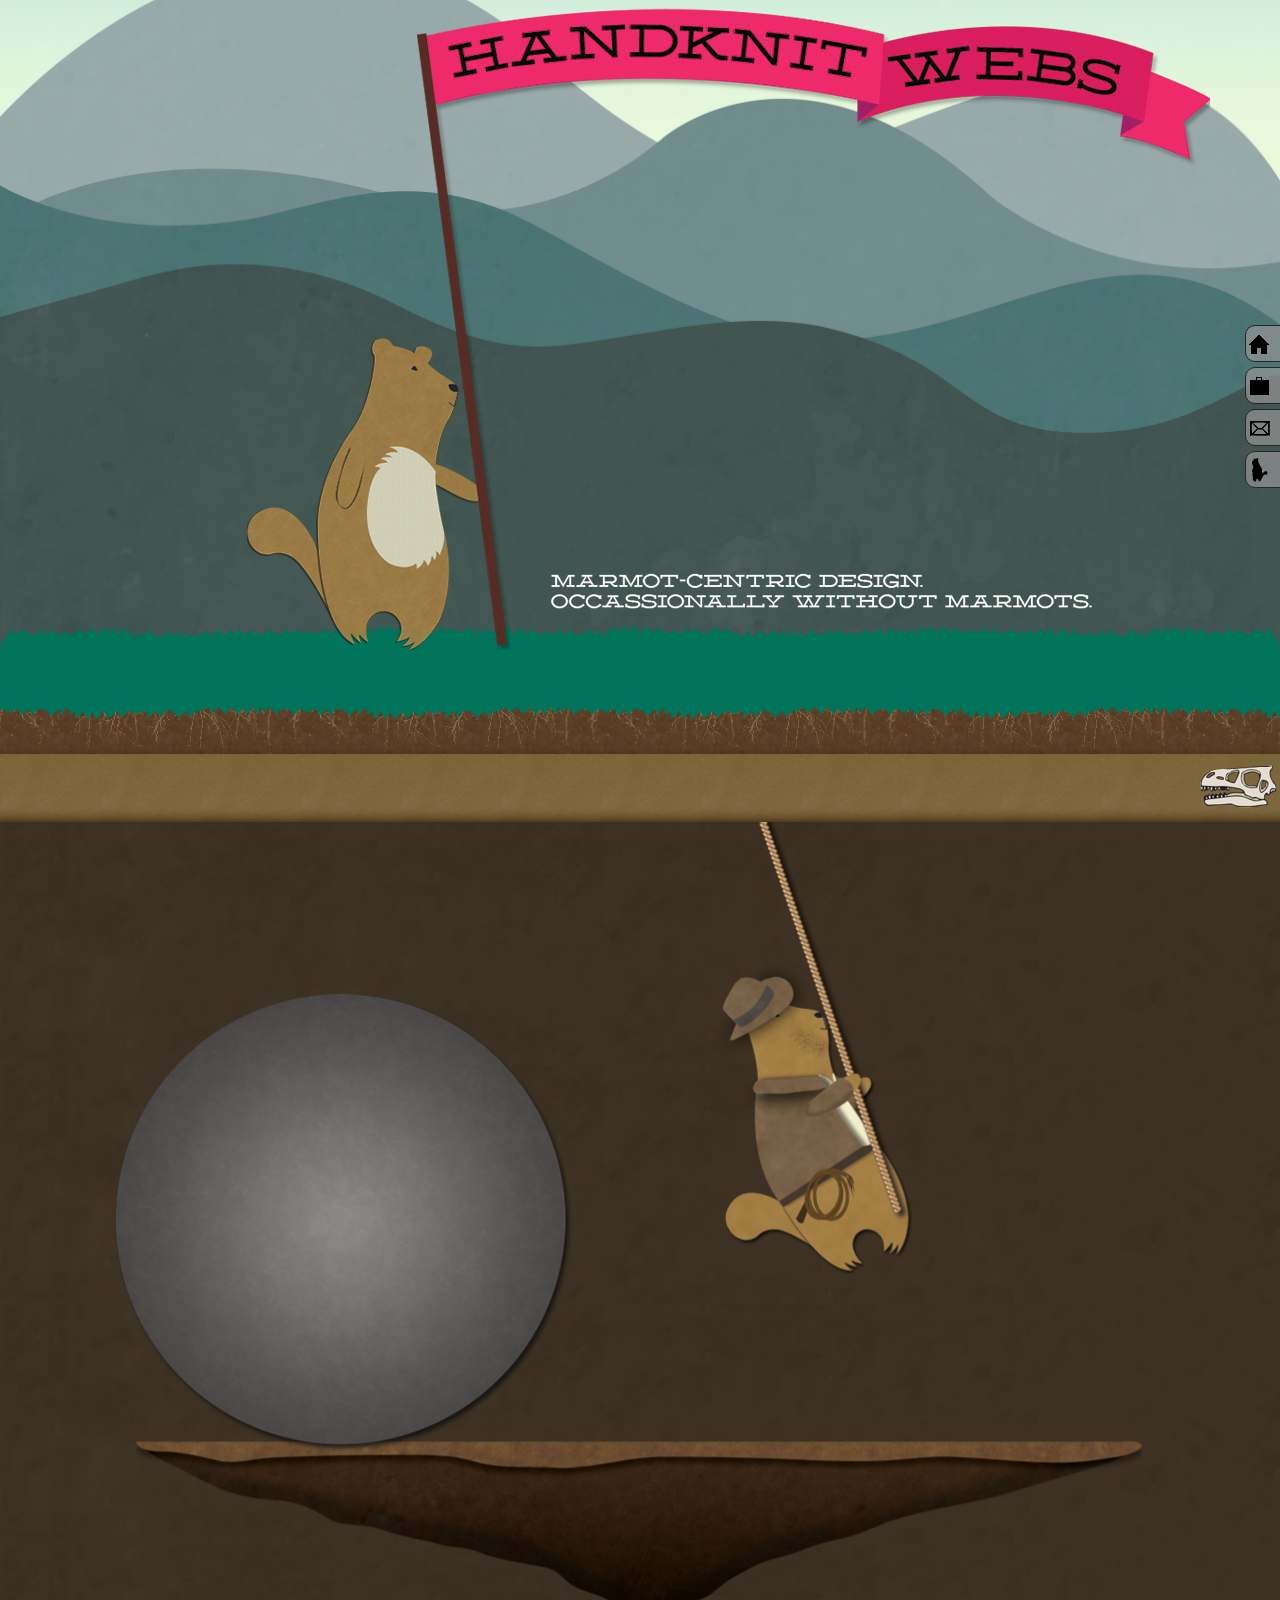
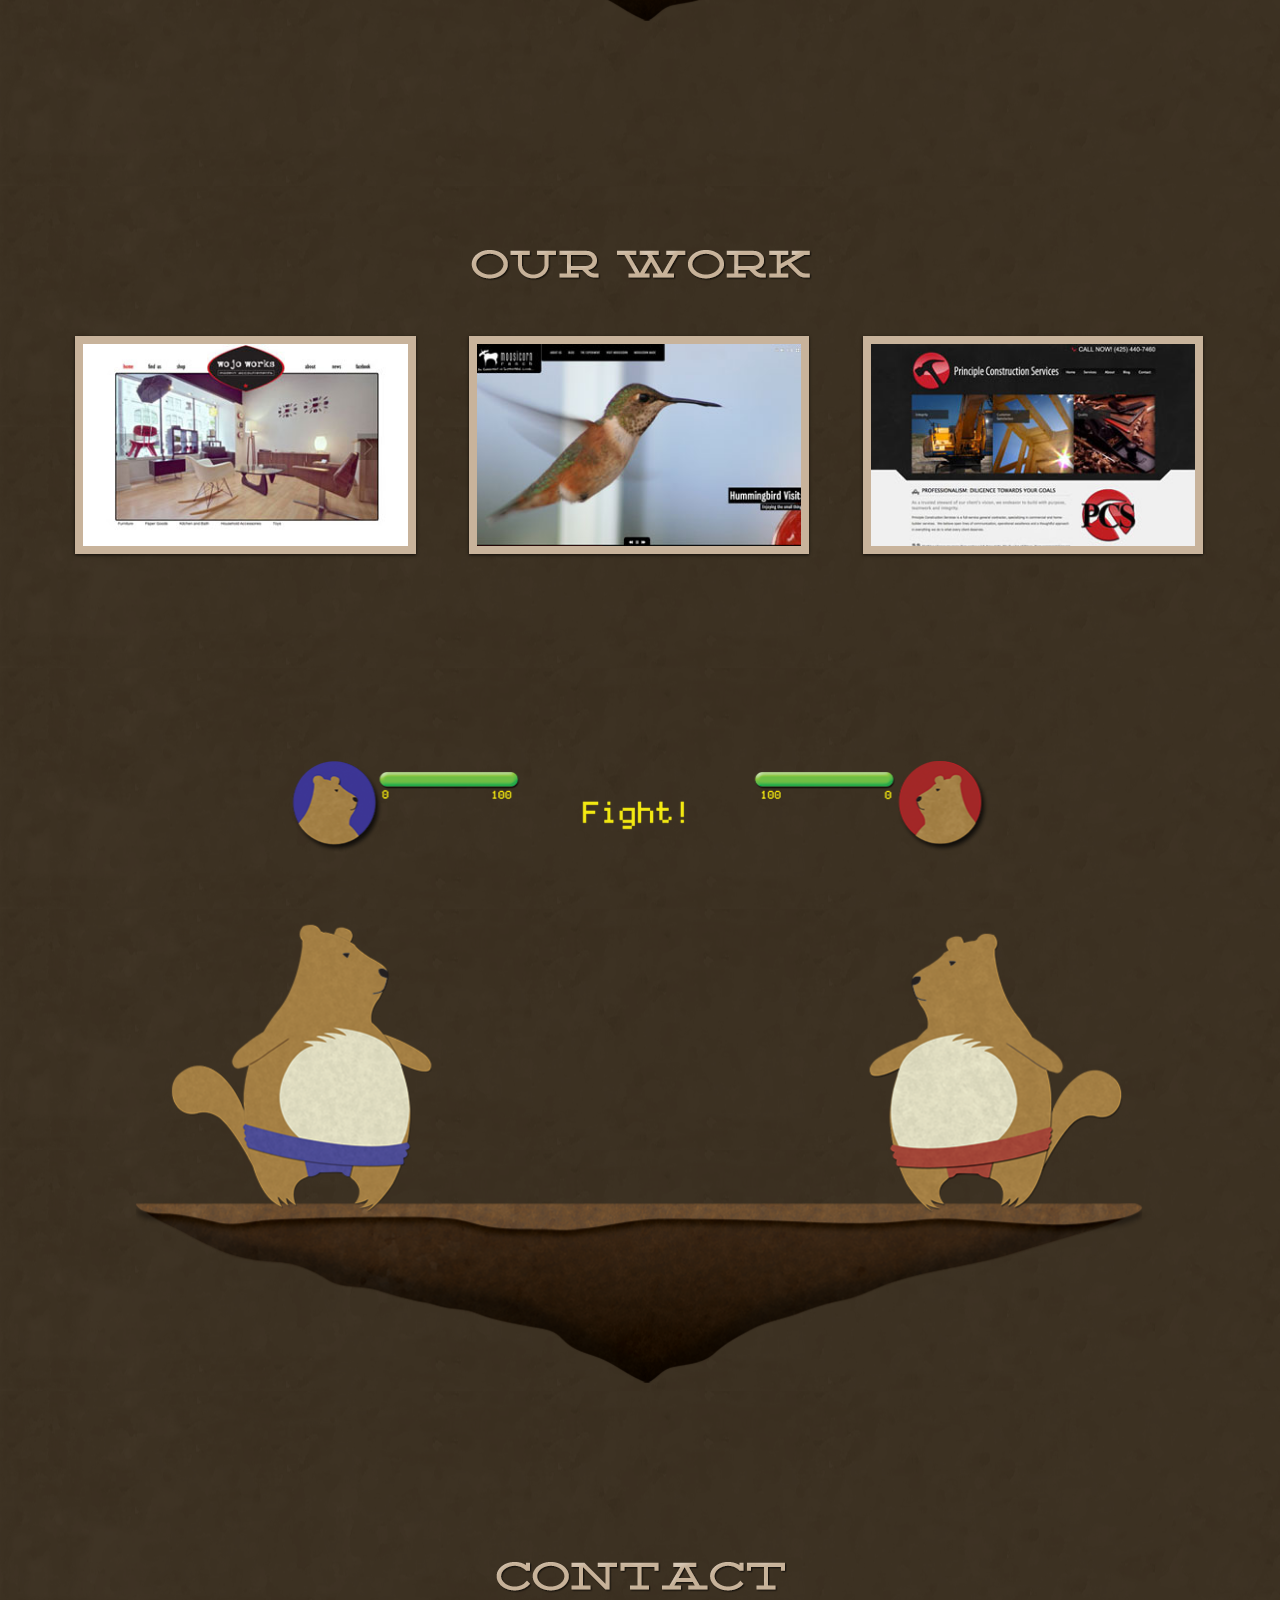
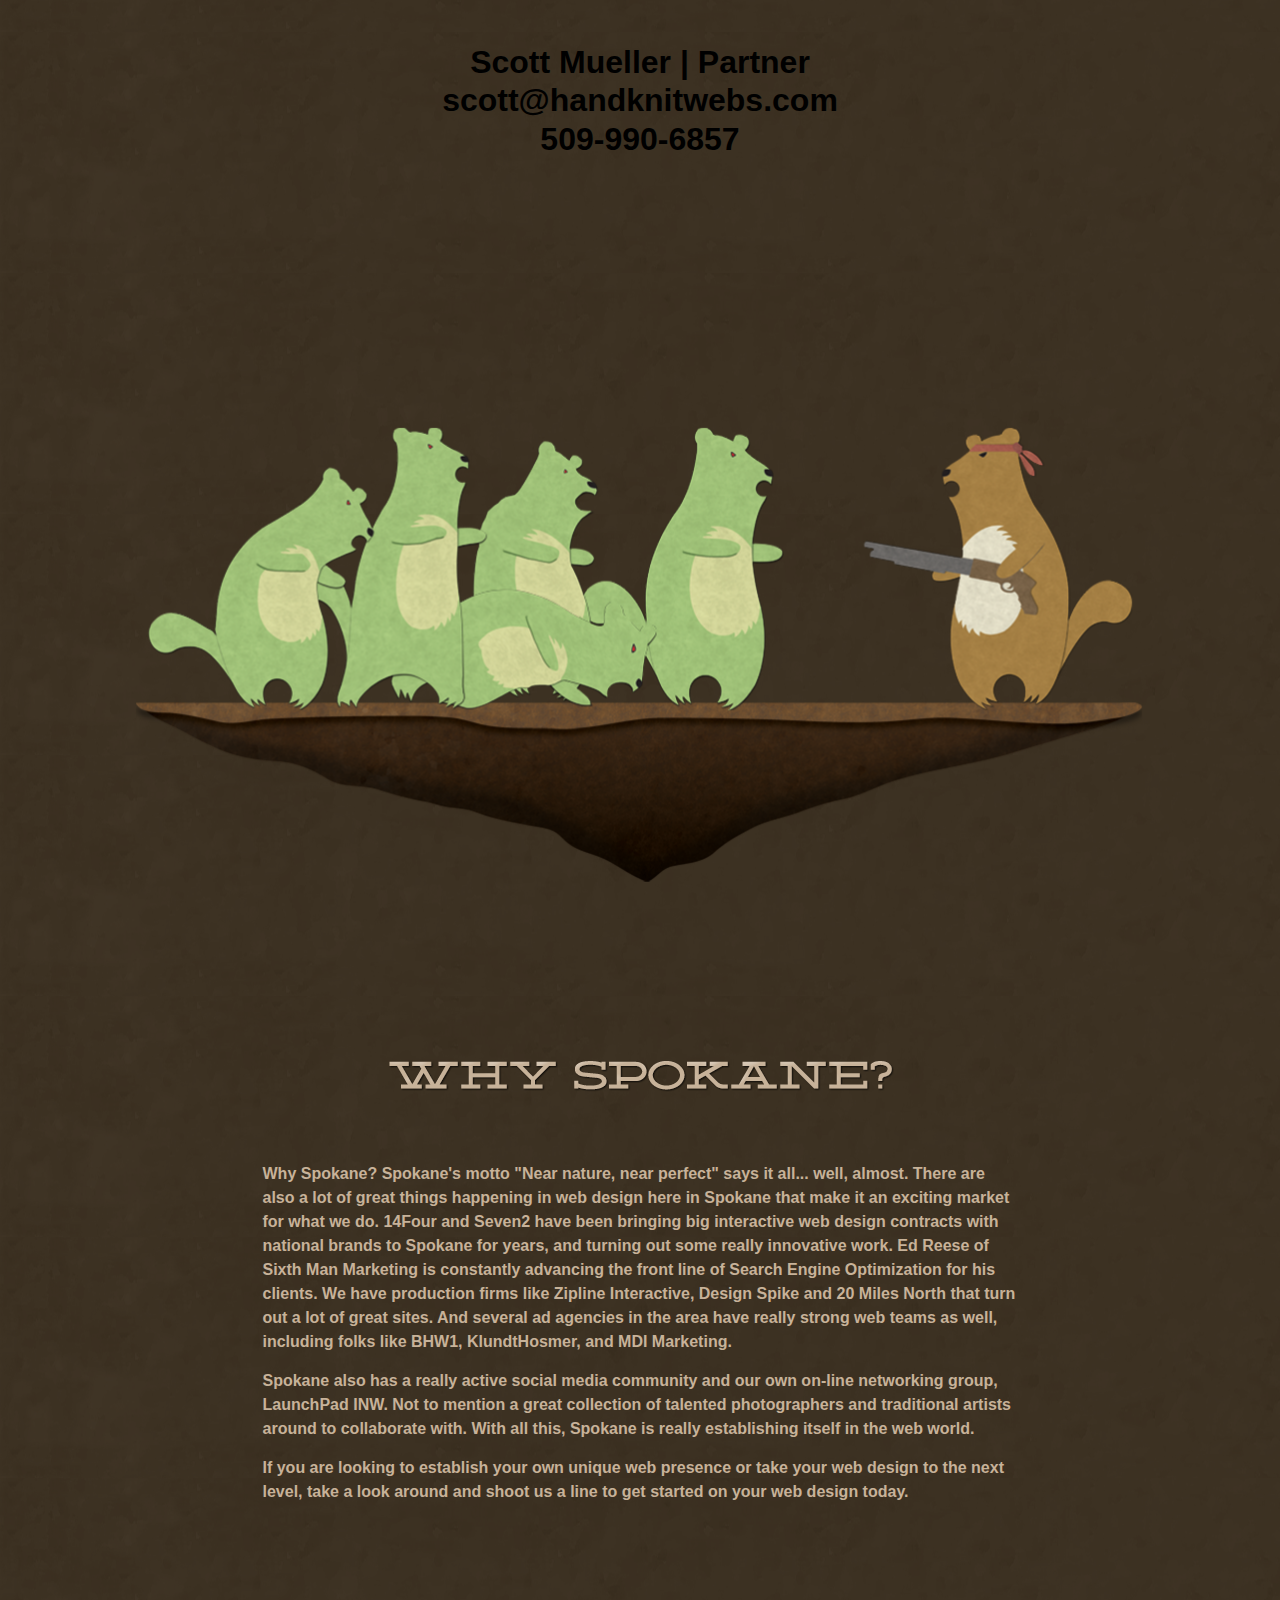
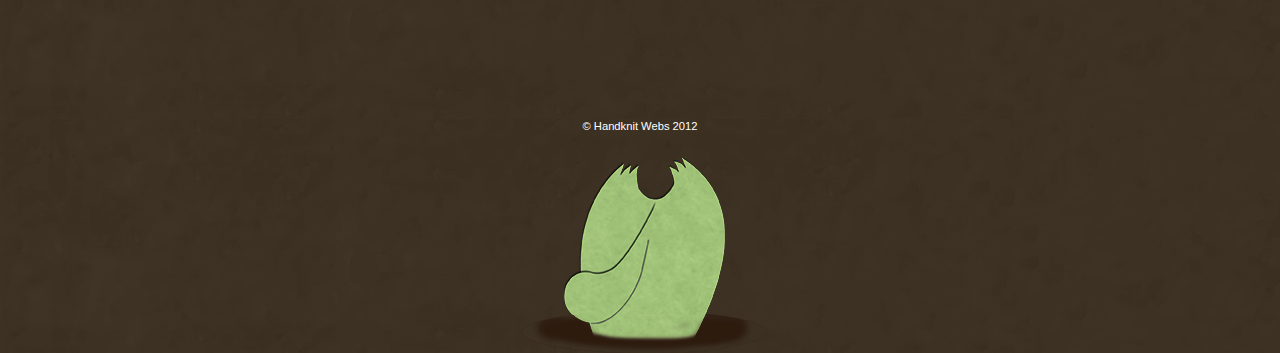
<file: beta-ill.html>
<!DOCTYPE html PUBLIC "-//W3C//DTD XHTML 1.0 Transitional//EN" "http://www.w3.org/TR/xhtml1/DTD/xhtml1-transitional.dtd">
<html xmlns="http://www.w3.org/1999/xhtml">
<head>
<meta http-equiv="Content-Type" content="text/html; charset=utf-8" />
<title>Handknit Webs | Spokane Web Design</title>
<link rel="stylesheet" href="css/styles.css" />
<link rel="stylesheet" href="css/styles2.css" />
<link rel="stylesheet" href="css/ie.css" />
<link href="css/knobKnob.css" rel="stylesheet" type="text/css" />

</head>

<body>
<div class="fb-container-ill">

<div id="style_panel">
<a class="panel" href="#"><div id="control"></div></a>
</div>

	<div class="row">
		<div class="twelvecol">
			<div class="ill-top-spacer"></div>
				<img class="r-float" src="images/marmot-banner.png" />
		</div>
	</div>
</div>
<div class="fb-container grass"></div>
<div class="fb-container grass-2"></div>
<div class="fb-container dino">
    <img class="r-float" src="images/skull.png" />
    </div>
<div class="fb-container ill-bf">
<div class="row">
<div class="twelvecol">
<img class="center" src="images/marmot-jones.png" />
</div>
</div>


<div class="row">
<div class="ill-spacer"></div>
<img class="center title-ill" src="images/ill-portfolio.png" />
<div class="fourcol">
<ul id="da-thumbs" class="da-thumbs">
    <li>
        <a href="http://www.wojoworks.net">
            <img src="images/wojo-ss.jpg" />
            <div><span>E-commerce site for modern home furnishings store</span></div>
        </a>
    </li>
    </ul>
    </div>
    <div class="fourcol">
    <ul id="da-thumbs" class="da-thumbs">
    <li>
        <a href="http://www.moosicorn.com">
            <img src="images/MC-SS.jpg" />
            <div><span>Wordpress theme for Moosicorn</span></div>
        </a>
    </li>
    </ul>
    </div>
    <div class="fourcol last">
    <ul id="da-thumbs" class="da-thumbs">
    <li>
        <a href="http://www.principalcs.net">
            <img src="images/PC-SS.jpg" />
            <div><span>Wordpress theme for construction company</span></div>
        </a>
    </li>
</ul>
</div>
</div>



<div class="row">
<div class="ill-spacer"></div>
<div class="twelvecol">
<img class="center" src="images/marmot-sumo.png" />
</div>
</div>
<div class="row">
<div class="ill-spacer"></div>
<img class="center title-2" src="images/ill-contact.png" />
<div class="row sixcol">
<h1 style="text-align:center">Scott Mueller | Partner<br />
scott@handknitwebs.com<br />
509-990-6857</h1>
</div>
<div class="row">
<div class="ill-spacer"></div>
<div class="twelvecol">
<img class="center" src="images/marmot-zombie.png" />
</div>
</div>
<div class="row">
<div class="ill-spacer"></div>
<img class="center title-2" src="images/ill-spokane.png" />
<div class="row sixcol p20-10">
<p class="bfold_text_ill">Why Spokane? Spokane's motto "Near nature, near perfect" says it all... well, almost. There are also a lot of great things happening in web design here in Spokane that make it an exciting market for what we do. 14Four and Seven2 have been bringing big interactive web design contracts with national brands to Spokane for years, and turning out some really innovative work. Ed Reese of Sixth Man Marketing is constantly advancing the front line of Search Engine Optimization for his clients. We have production firms like Zipline Interactive, Design Spike and 20 Miles North that turn out a lot of great sites. And several ad agencies in the area have really strong web teams as well, including folks like BHW1, KlundtHosmer, and MDI Marketing.
</p>
<p class="bfold_text_ill">
Spokane also has a really active social media community and our own on-line networking group, LaunchPad INW. Not to mention a great collection of talented photographers and traditional artists around to collaborate with. With all this, Spokane is really establishing itself in the web world.</p>
<p class="bfold_text_ill">If you are looking to establish your own unique web presence or take your web design to the next level, take a look around and shoot us a line to get started on your web design today.</p>
</div>
<div class="ill-spacer"></div>
</div>
<div class="row sixcol">
<p align="center" class="bfold_text text-small">
&copy; Handknit Webs 2012
</p>
</div>
<div class="row">
<img class="center" src="images/zombie-marmot-hole.png" />
</div>
</div>

<ul id="navigation">
 <li><a class="nav-home" title="Home">Home</a></li>
 <li><a class="nav-portfolio" title="Portfolio">Portfolio</a></li>
 <li><a class="nav-contact" title="Contact">Contact</a></li>
 <li><a class="nav-spokane" title="Why Spokane">Why Spokane?</a></li>

</ul>

<script type="text/javascript" src="http://ajax.googleapis.com/ajax/libs/jquery/1.7.2/jquery.min.js"></script>
		<script type="text/javascript" src="js/da-hover.js"></script>
        <script src="js/transform.js"></script>
<script src="js/knobKnob.jquery.js"></script>
<script src="js/script.js"></script>

		
		<script type="text/javascript">
			$(function() {
			
				$('#da-thumbs > li').hoverdir();

			});
		</script>
        
        <script type="text/javascript">
$(function() {
 $('#style_panel').toggle
 (function () {
   $('a.panel').animate({'marginTop':'215px'},1000);},
  
    function () {
   $('a.panel').animate({'marginTop':'5px'},1000);
  }
 );
});
</script>

<script>
$(function() {
 
 $('#navigation > li').hover(
  function () {
   $('a',$(this)).stop().animate({'marginLeft':'-43px'},200);
  },
  function () {
   $('a',$(this)).stop().animate({'marginLeft':'65px'},200);
  }
 );
});

</script>
</body>
</html>
</file>
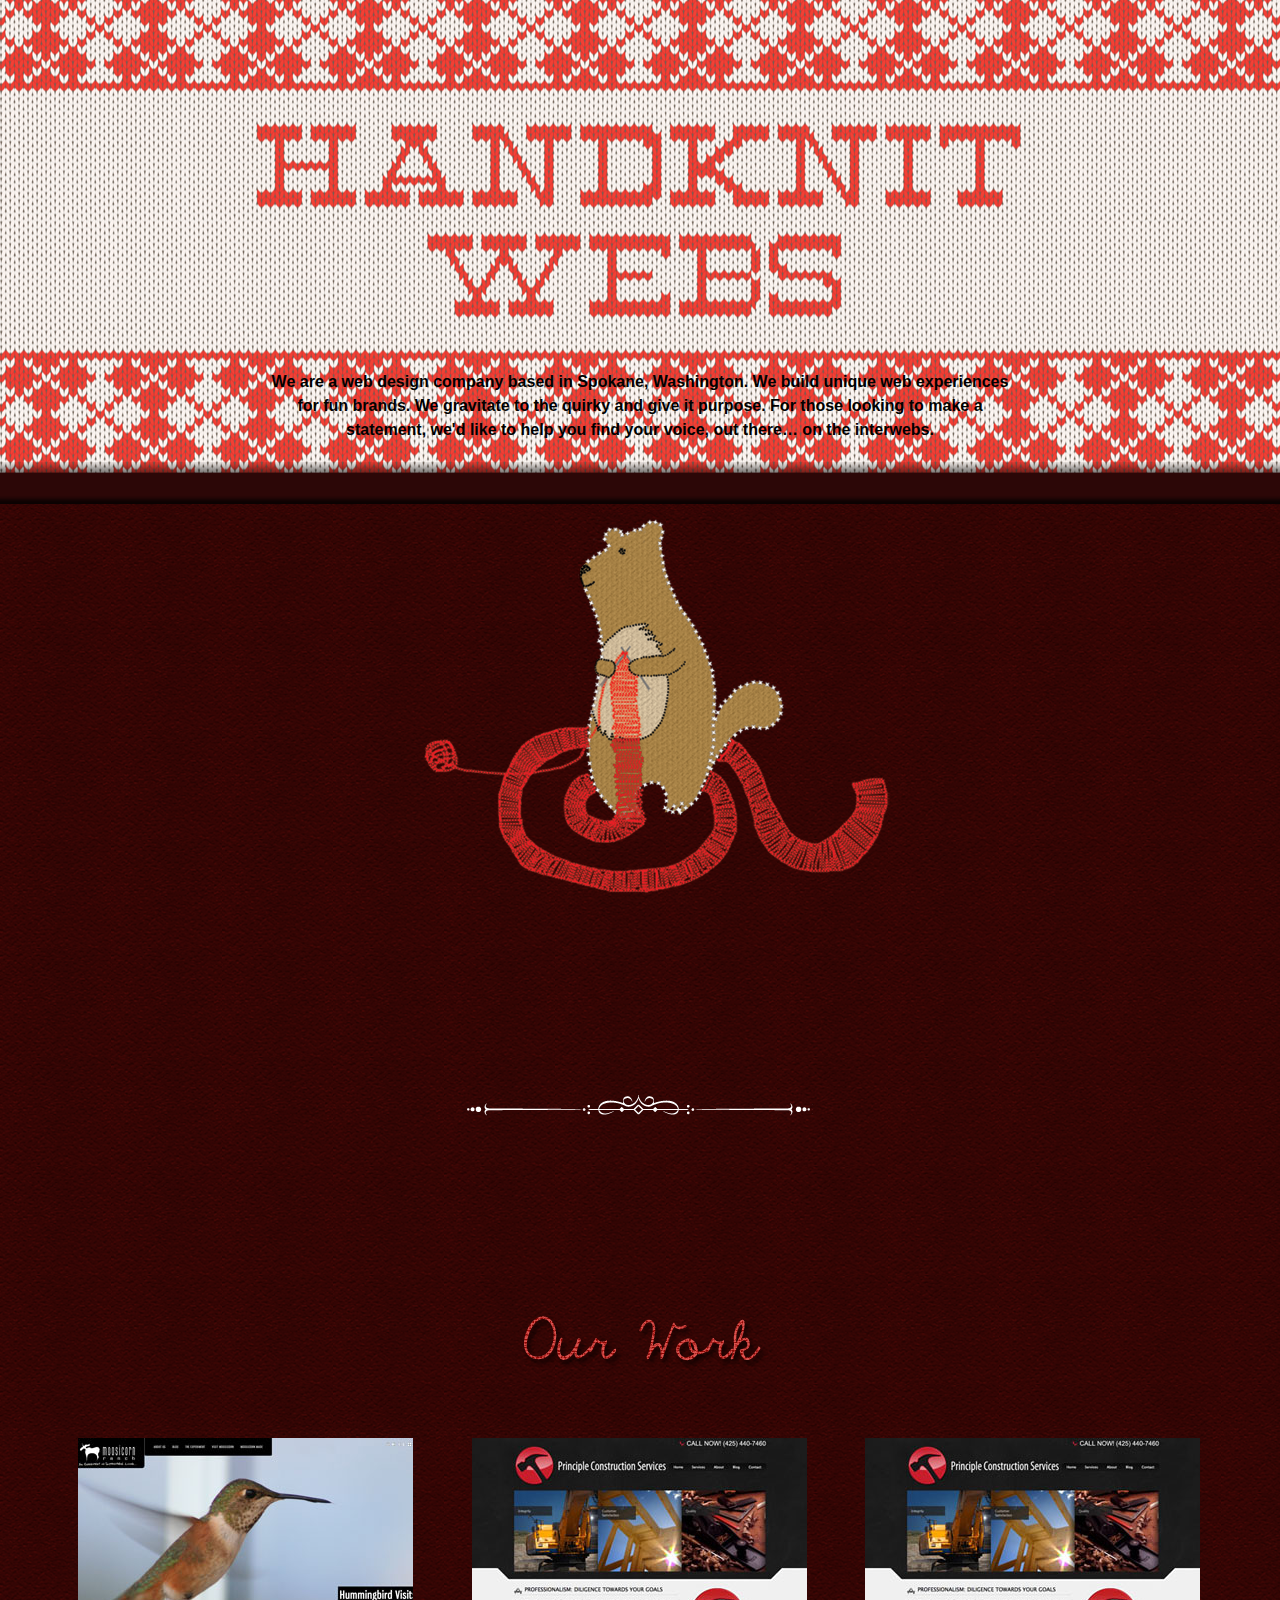
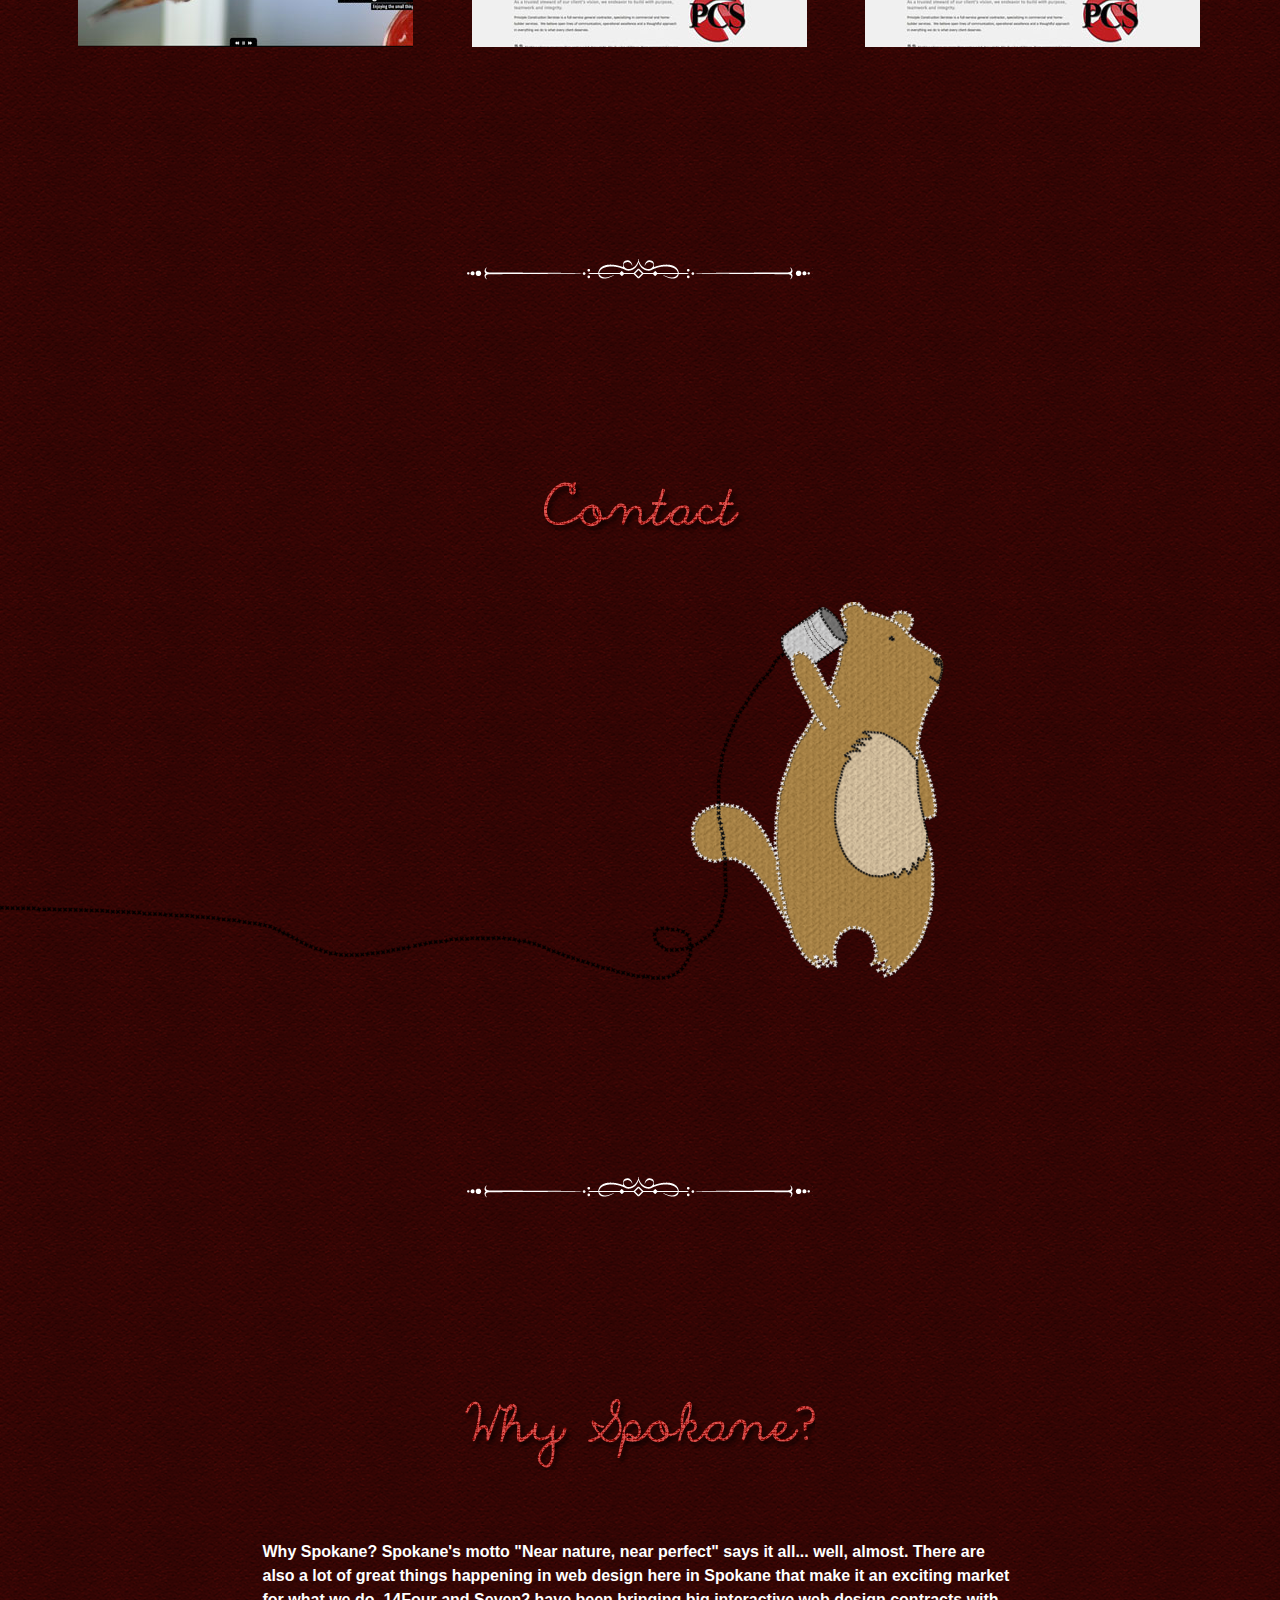
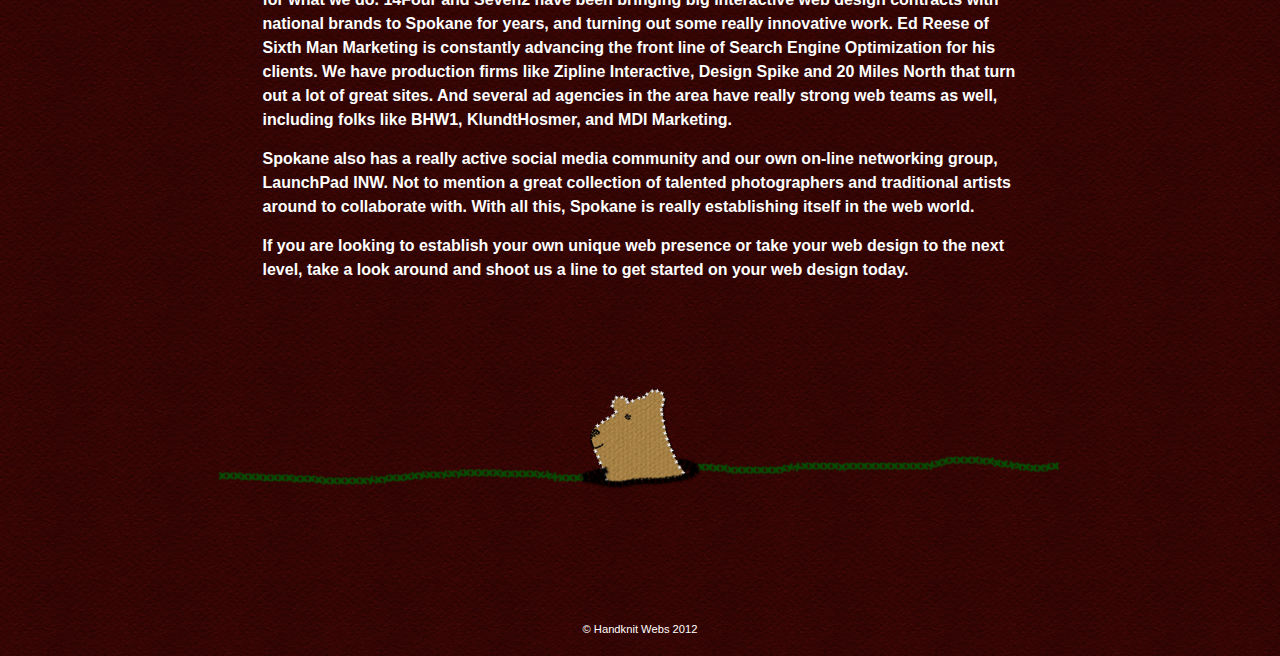
<file: beta-knit.html>
<!DOCTYPE html PUBLIC "-//W3C//DTD XHTML 1.0 Transitional//EN" "http://www.w3.org/TR/xhtml1/DTD/xhtml1-transitional.dtd">
<html xmlns="http://www.w3.org/1999/xhtml">
<head>
<meta http-equiv="Content-Type" content="text/html; charset=utf-8" />
<title>Handknit Webs | Spokane Web Design</title>
<link rel="stylesheet" href="css/styles.css" />
<link rel="stylesheet" href="css/styles2.css" />
<link rel="stylesheet" href="css/ie.css" />
<link href="http://fonts.googleapis.com/css?family=Dosis:600" rel="stylesheet" type="text/css" />
</head>

<body>
<div class="fb-container-knit">
<div class="header-knit"></div>
<div class="row sixcol p20-10">
<p style="text-align:center">We are a web design company based in Spokane, Washington. We build unique web experiences for fun brands. We gravitate to the quirky and give it purpose. For those looking to make a statement, we'd like to help you find your voice, out there… on the interwebs.</p>
</div>
</div>
<div id="bfold" class="container"></div>
<div class="container bfold_body">
<div class="row eightcol">
<img class="center" src="images/marmot-stitch-knitter.png" />
</div>
<div class="row sweater_spacer">
<img class="center" src="images/divider.png" />
</div>
<div class="row">
<img class="center title" src="images/title-portfolio.png" />
<div class="fourcol">
<img class="center thumbnail" src="images/MC-SS.jpg" />
</div>
<div class="fourcol">
<img class="center thumbnail" src="images/PC-SS.jpg" />
</div>
<div class="fourcol last">
<img class="center thumbnail" src="images/PC-SS.jpg" />
</div>
</div>
<div class="row sweater_spacer">
<img class="center" src="images/divider.png" />
</div>
<div class="row">
<img class="center title" src="images/title-contact.png" />
</div>
</div>
<div class="fb-container-sweater">
<img class="center" src="images/MarmotContactKnit.png" />
</div>
<div class="container bfold_body">
<div class="row sweater_spacer">
<img class="center" src="images/divider.png" />
</div>
<div class="row">
<div class="center title">
<img class="center" src="images/title-spokane.png" />
</div>
</div>
<div class="row sixcol p20-10">
<p class="bfold_text">Why Spokane? Spokane's motto "Near nature, near perfect" says it all... well, almost. There are also a lot of great things happening in web design here in Spokane that make it an exciting market for what we do. 14Four and Seven2 have been bringing big interactive web design contracts with national brands to Spokane for years, and turning out some really innovative work. Ed Reese of Sixth Man Marketing is constantly advancing the front line of Search Engine Optimization for his clients. We have production firms like Zipline Interactive, Design Spike and 20 Miles North that turn out a lot of great sites. And several ad agencies in the area have really strong web teams as well, including folks like BHW1, KlundtHosmer, and MDI Marketing.
</p>
<p class="bfold_text">
Spokane also has a really active social media community and our own on-line networking group, LaunchPad INW. Not to mention a great collection of talented photographers and traditional artists around to collaborate with. With all this, Spokane is really establishing itself in the web world.</p>
<p class="bfold_text">If you are looking to establish your own unique web presence or take your web design to the next level, take a look around and shoot us a line to get started on your web design today.</p>
</div>
<div class="row">
<img class="center p50-0" src="images/marmot-stitch-spokane.png" />
</div>
<div class="row sixcol">
<p align="center" class="bfold_text text-small">
&copy; Handknit Webs 2012
</p>
</div>
</div>
</body>
</html>
</file>
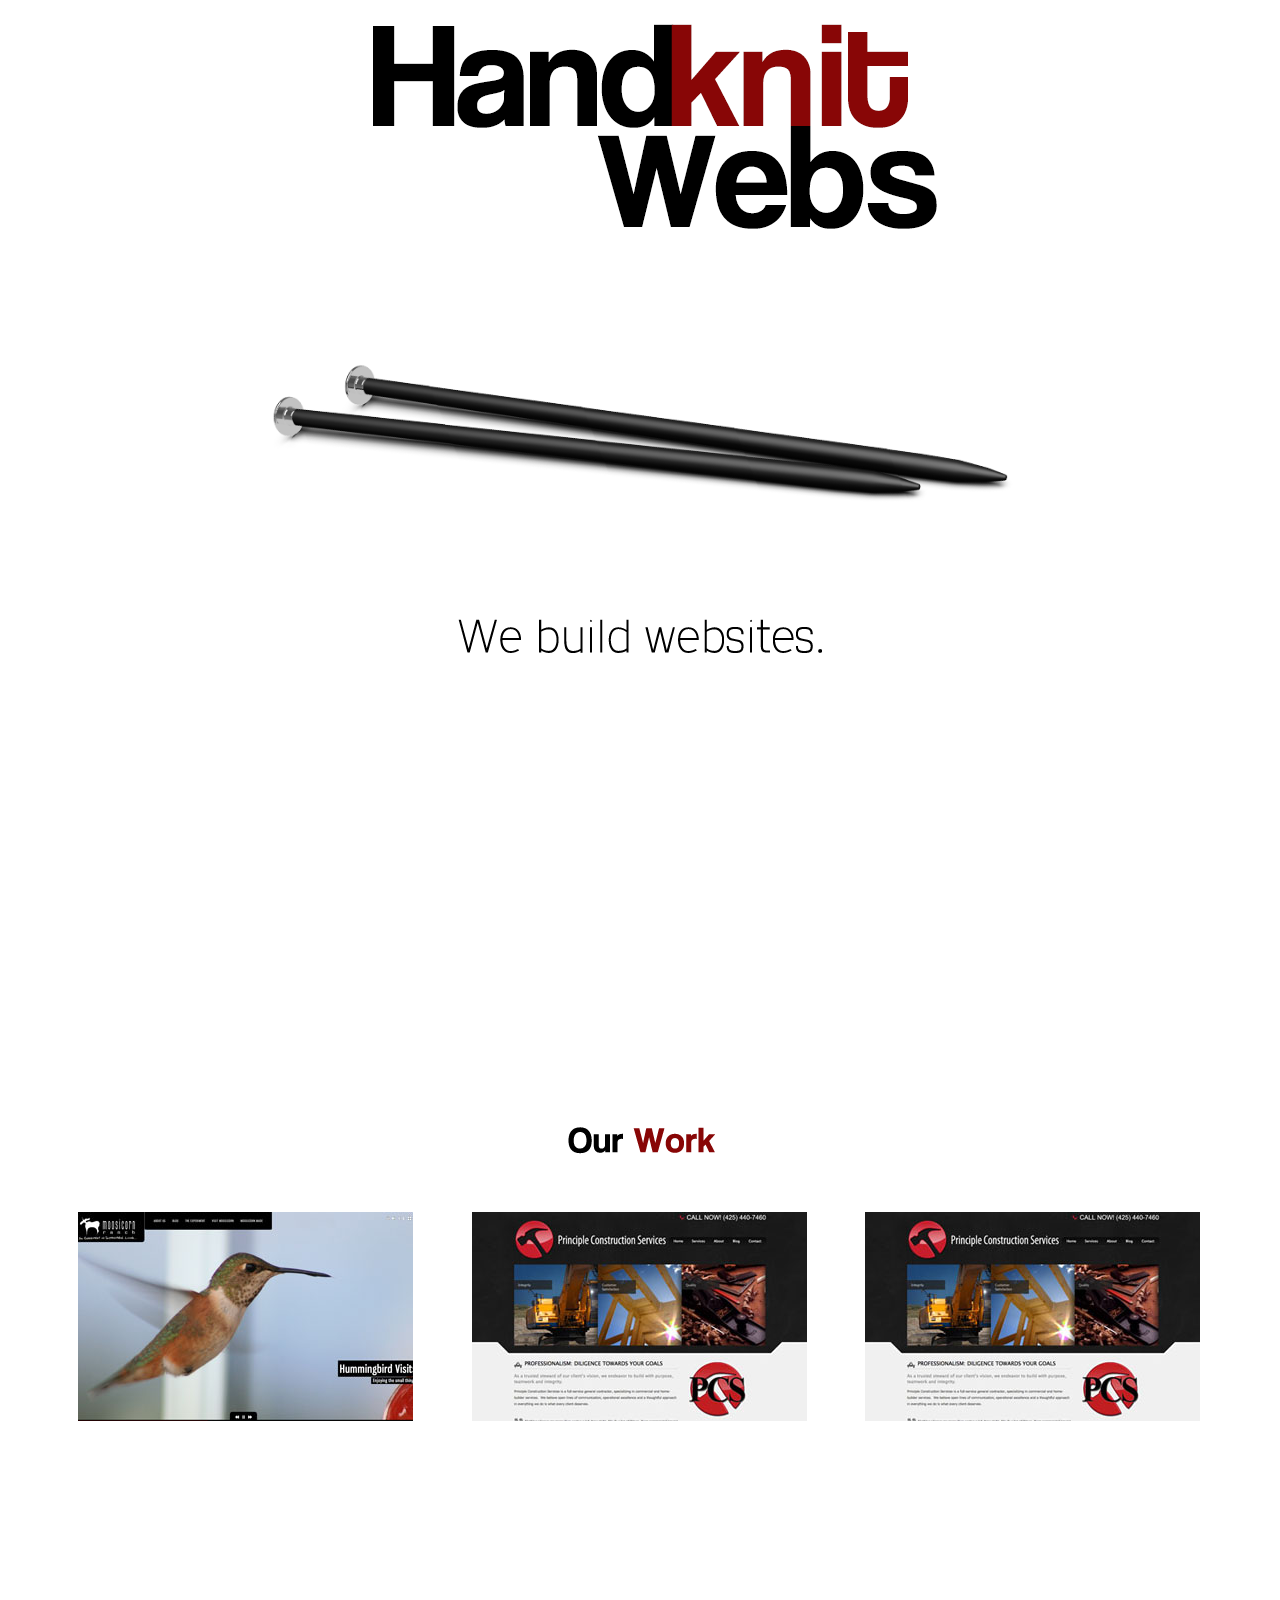
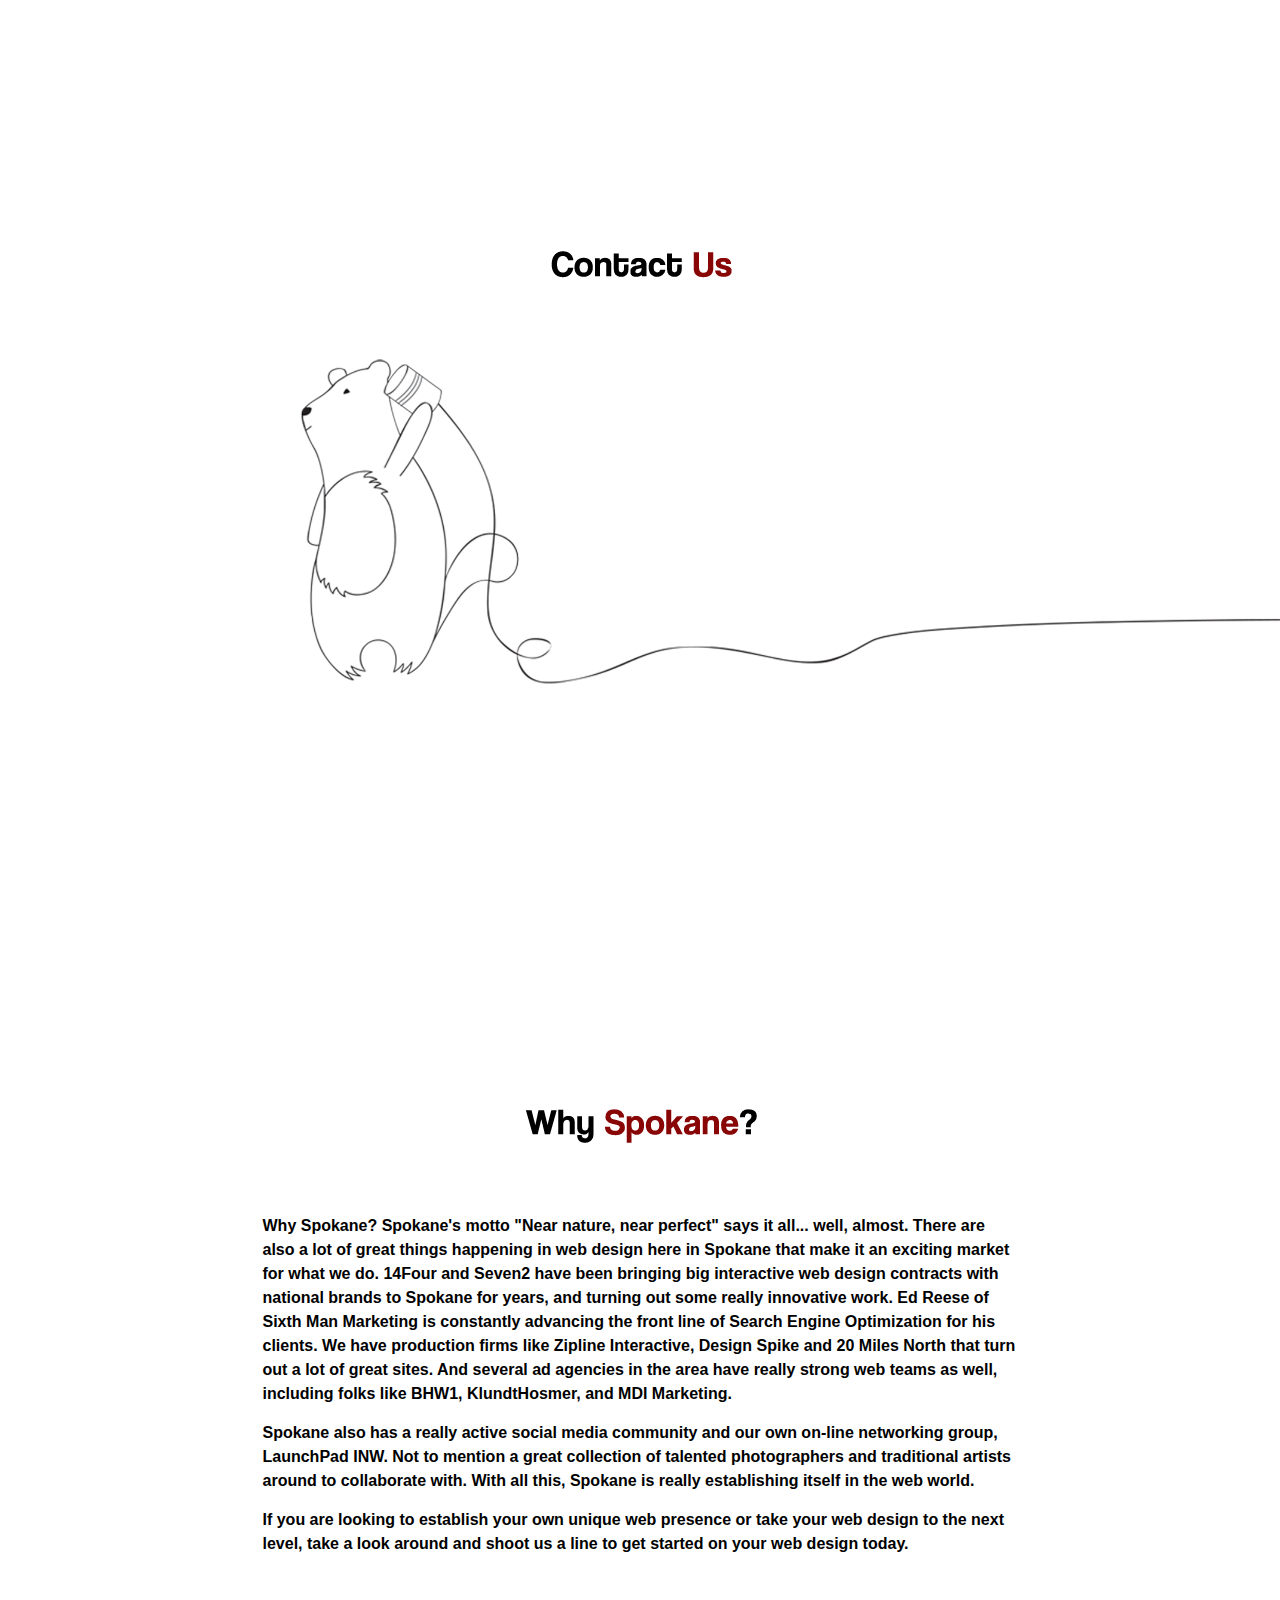
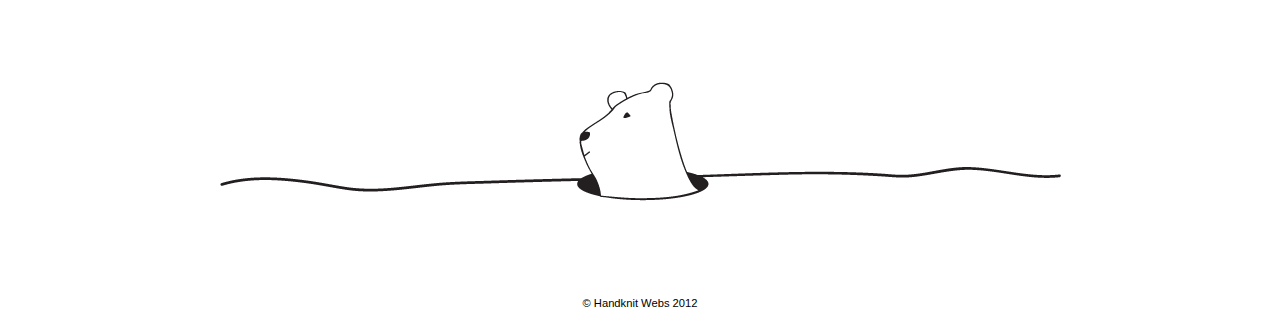
<file: beta-min.html>
<!DOCTYPE html PUBLIC "-//W3C//DTD XHTML 1.0 Transitional//EN" "http://www.w3.org/TR/xhtml1/DTD/xhtml1-transitional.dtd">
<html xmlns="http://www.w3.org/1999/xhtml">
<head>
<meta http-equiv="Content-Type" content="text/html; charset=utf-8" />
<title>Handknit Webs | Spokane Web Design</title>
<link rel="stylesheet" href="css/styles.css" />
<link rel="stylesheet" href="css/styles2.css" />
<link rel="stylesheet" href="css/ie.css" />
<link href="http://fonts.googleapis.com/css?family=Dosis:600" rel="stylesheet" type="text/css" />
</head>

<body>
<div class="min-container">
<div class="row eightcol">
<img class="center pbottom" src="images/min-header.png" />
</div>
<div class="row eightcol">
<img class="center pbottom" src="images/needles.png" />
</div>
<div class="row sixcol">
<img class="center pbottom" src="images/min-handknit.png" />
</div>
<div class="row sweater_spacer">
<img class="center" src="images/divider.png" />
</div>
<div class="row">
<img class="center title" src="images/min-portfolio.png" />
<div class="fourcol">
<img class="center thumbnail" src="images/MC-SS.jpg" />
</div>
<div class="fourcol">
<img class="center thumbnail" src="images/PC-SS.jpg" />
</div>
<div class="fourcol last">
<img class="center thumbnail" src="images/PC-SS.jpg" />
</div>
</div>
<div class="row sweater_spacer">
<img class="center" src="images/divider.png" />
</div>
<div class="row">
<img class="center title" src="images/min-contact.png" />
</div>
</div>
<div class="fb-container-min">
<img class="center" src="images/MarmotContact.png" />
</div>
<div class="min-container">
<div class="row sweater_spacer">
<img class="center" src="images/divider.png" />
</div>
<div class="row">
<div class="center title">
<img class="center" src="images/min-spokane.png" />
</div>
<div class="row sixcol p20-10">
<p>Why Spokane? Spokane's motto "Near nature, near perfect" says it all... well, almost. There are also a lot of great things happening in web design here in Spokane that make it an exciting market for what we do. 14Four and Seven2 have been bringing big interactive web design contracts with national brands to Spokane for years, and turning out some really innovative work. Ed Reese of Sixth Man Marketing is constantly advancing the front line of Search Engine Optimization for his clients. We have production firms like Zipline Interactive, Design Spike and 20 Miles North that turn out a lot of great sites. And several ad agencies in the area have really strong web teams as well, including folks like BHW1, KlundtHosmer, and MDI Marketing.
</p>
<p>
Spokane also has a really active social media community and our own on-line networking group, LaunchPad INW. Not to mention a great collection of talented photographers and traditional artists around to collaborate with. With all this, Spokane is really establishing itself in the web world.</p>
<p>If you are looking to establish your own unique web presence or take your web design to the next level, take a look around and shoot us a line to get started on your web design today.</p>
</div>
<div class="row">
<img class="center p50-0" src="images/marmot-min-spokane.png" />
</div>
<div class="row sixcol">
<p align="center" class="text-small">
&copy; Handknit Webs 2012
</p>
</div>
</div>
</div>
</body>
</html>
</file>
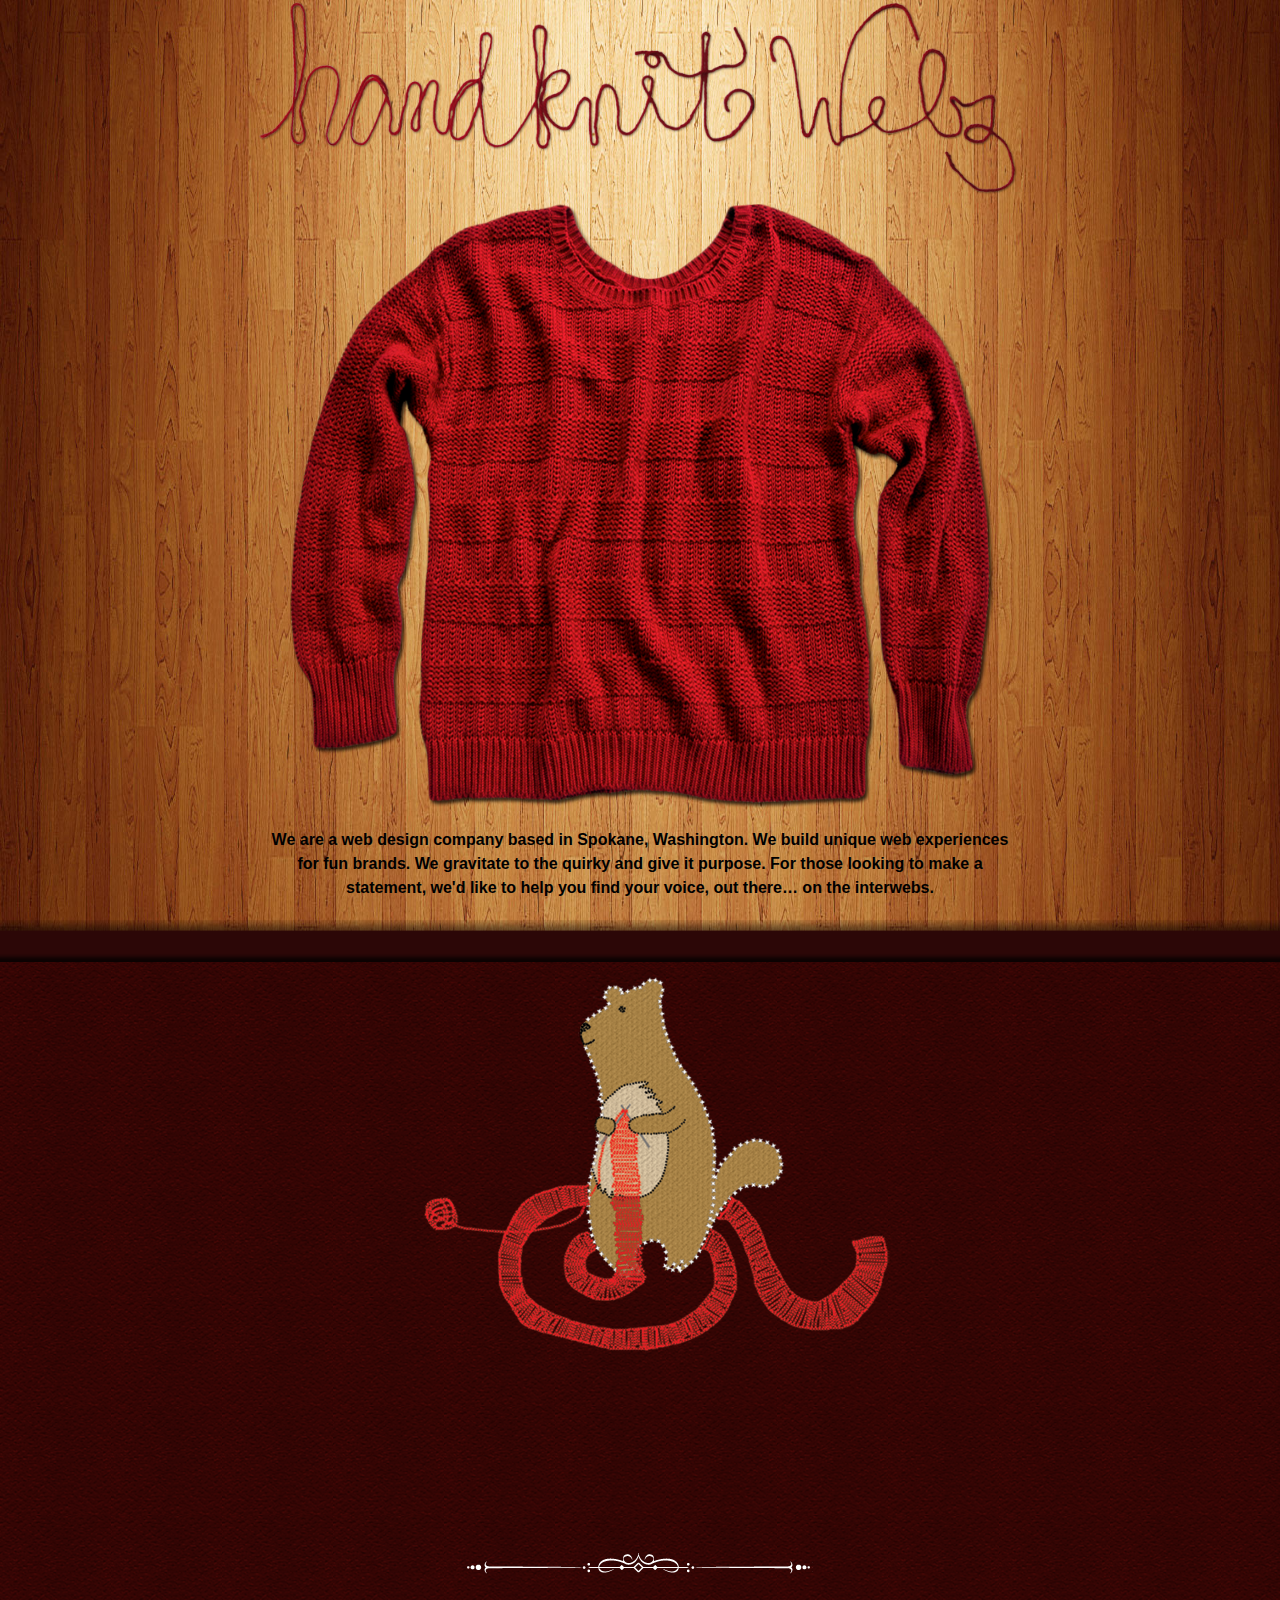
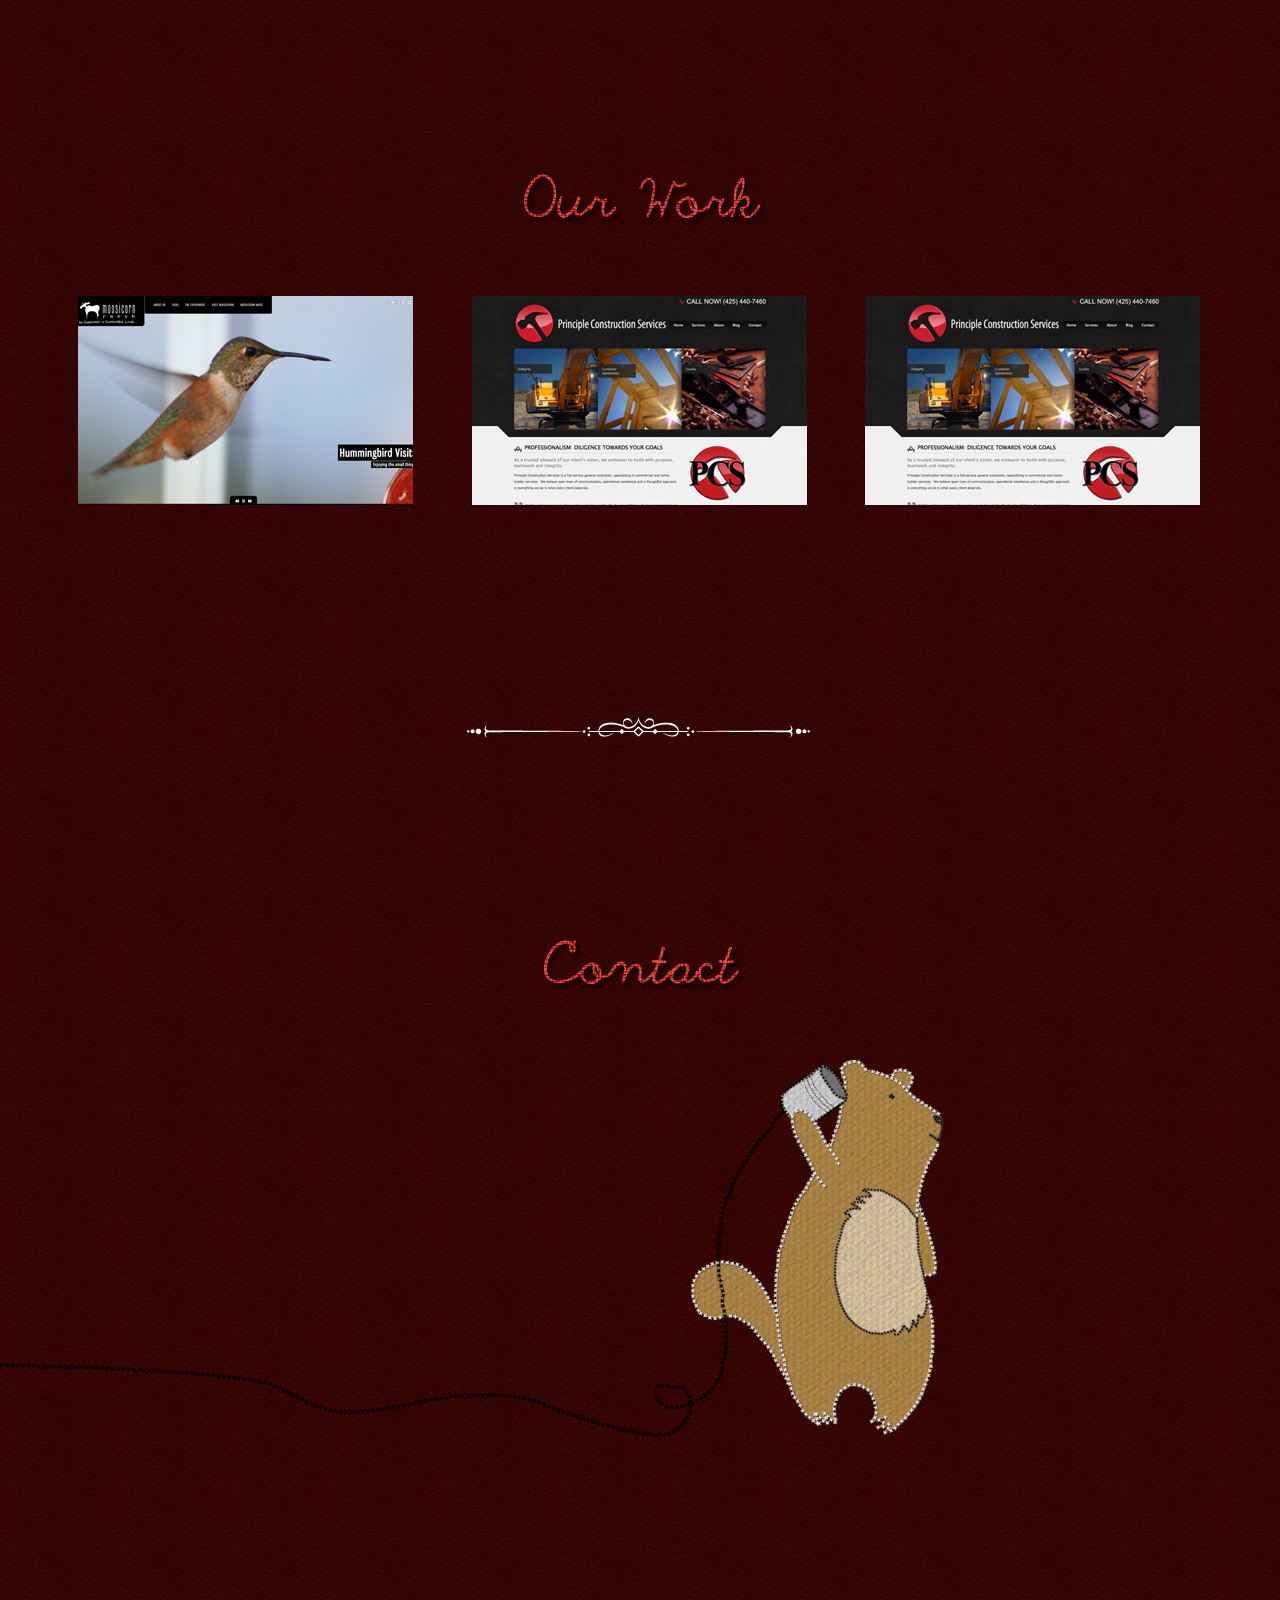
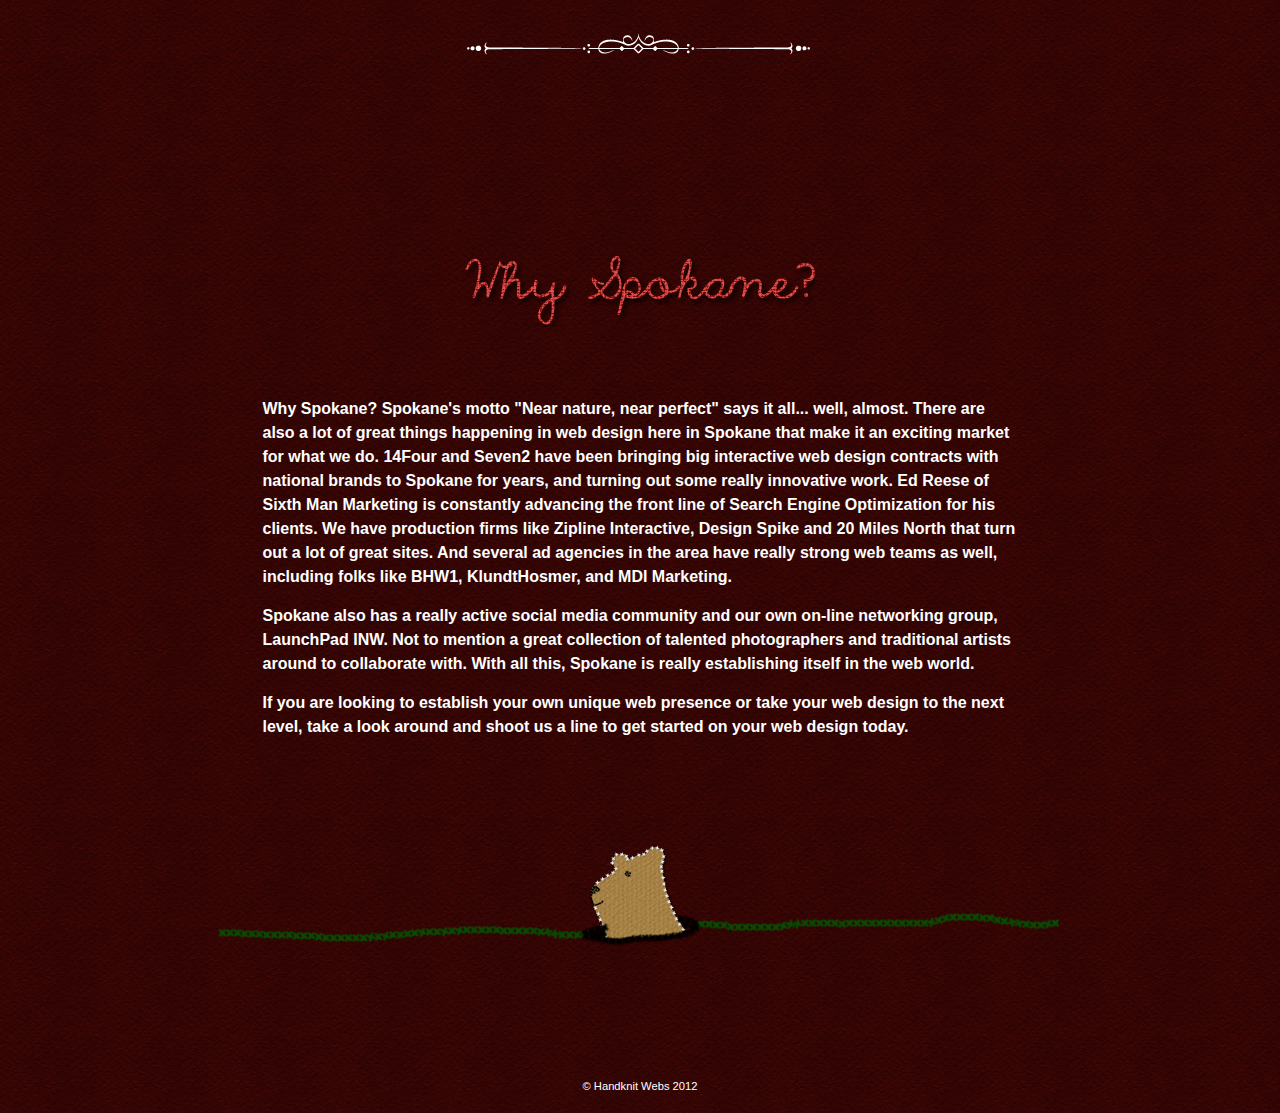
<file: beta.html>
<!DOCTYPE html PUBLIC "-//W3C//DTD XHTML 1.0 Transitional//EN" "http://www.w3.org/TR/xhtml1/DTD/xhtml1-transitional.dtd">
<html xmlns="http://www.w3.org/1999/xhtml">
<head>
<meta http-equiv="Content-Type" content="text/html; charset=utf-8" />
<title>Handknit Webs | Spokane Web Design</title>
<link rel="stylesheet" href="css/styles.css" />
<link rel="stylesheet" href="css/styles2.css" />
<link rel="stylesheet" href="css/ie.css" />
<link href="http://fonts.googleapis.com/css?family=Dosis:600" rel="stylesheet" type="text/css" />
</head>

<body>
<div class="header container">
<div class="row eightcol">
<img class="center" src="images/string-header.png" />
</div>
<div class="row eightcol">
<img class="center" src="images/sweater.png" />
</div>
<div class="row sixcol p20-10">
<p style="text-align:center">We are a web design company based in Spokane, Washington. We build unique web experiences for fun brands. We gravitate to the quirky and give it purpose. For those looking to make a statement, we'd like to help you find your voice, out there… on the interwebs.</p>
</div>
</div>
<div id="bfold" class="container"></div>
<div class="container bfold_body">
<div class="row eightcol">
<img class="center" src="images/marmot-stitch-knitter.png" />
</div>
<div class="row sweater_spacer">
<img class="center" src="images/divider.png" />
</div>
<div class="row">
<img class="center title" src="images/title-portfolio.png" />
<div class="fourcol">
<img class="center thumbnail" src="images/MC-SS.jpg" />
</div>
<div class="fourcol">
<img class="center thumbnail" src="images/PC-SS.jpg" />
</div>
<div class="fourcol last">
<img class="center thumbnail" src="images/PC-SS.jpg" />
</div>
</div>
<div class="row sweater_spacer">
<img class="center" src="images/divider.png" />
</div>
<div class="row">
<img class="center title" src="images/title-contact.png" />
</div>
</div>
<div class="fb-container-sweater">
<img class="center" src="images/MarmotContactKnit.png" />
</div>
<div class="container bfold_body">
<div class="row sweater_spacer">
<img class="center" src="images/divider.png" />
</div>
<div class="row">
<div class="center title">
<img class="center" src="images/title-spokane.png" />
</div>
</div>
<div class="row sixcol p20-10">
<p class="bfold_text">Why Spokane? Spokane's motto "Near nature, near perfect" says it all... well, almost. There are also a lot of great things happening in web design here in Spokane that make it an exciting market for what we do. 14Four and Seven2 have been bringing big interactive web design contracts with national brands to Spokane for years, and turning out some really innovative work. Ed Reese of Sixth Man Marketing is constantly advancing the front line of Search Engine Optimization for his clients. We have production firms like Zipline Interactive, Design Spike and 20 Miles North that turn out a lot of great sites. And several ad agencies in the area have really strong web teams as well, including folks like BHW1, KlundtHosmer, and MDI Marketing.
</p>
<p class="bfold_text">
Spokane also has a really active social media community and our own on-line networking group, LaunchPad INW. Not to mention a great collection of talented photographers and traditional artists around to collaborate with. With all this, Spokane is really establishing itself in the web world.</p>
<p class="bfold_text">If you are looking to establish your own unique web presence or take your web design to the next level, take a look around and shoot us a line to get started on your web design today.</p>
</div>
<div class="row">
<img class="center p50-0" src="images/marmot-stitch-spokane.png" />
</div>
<div class="row sixcol">
<p align="center" class="bfold_text text-small">
&copy; Handknit Webs 2012
</p>
</div>
</div>
</body>
</html>
</file>
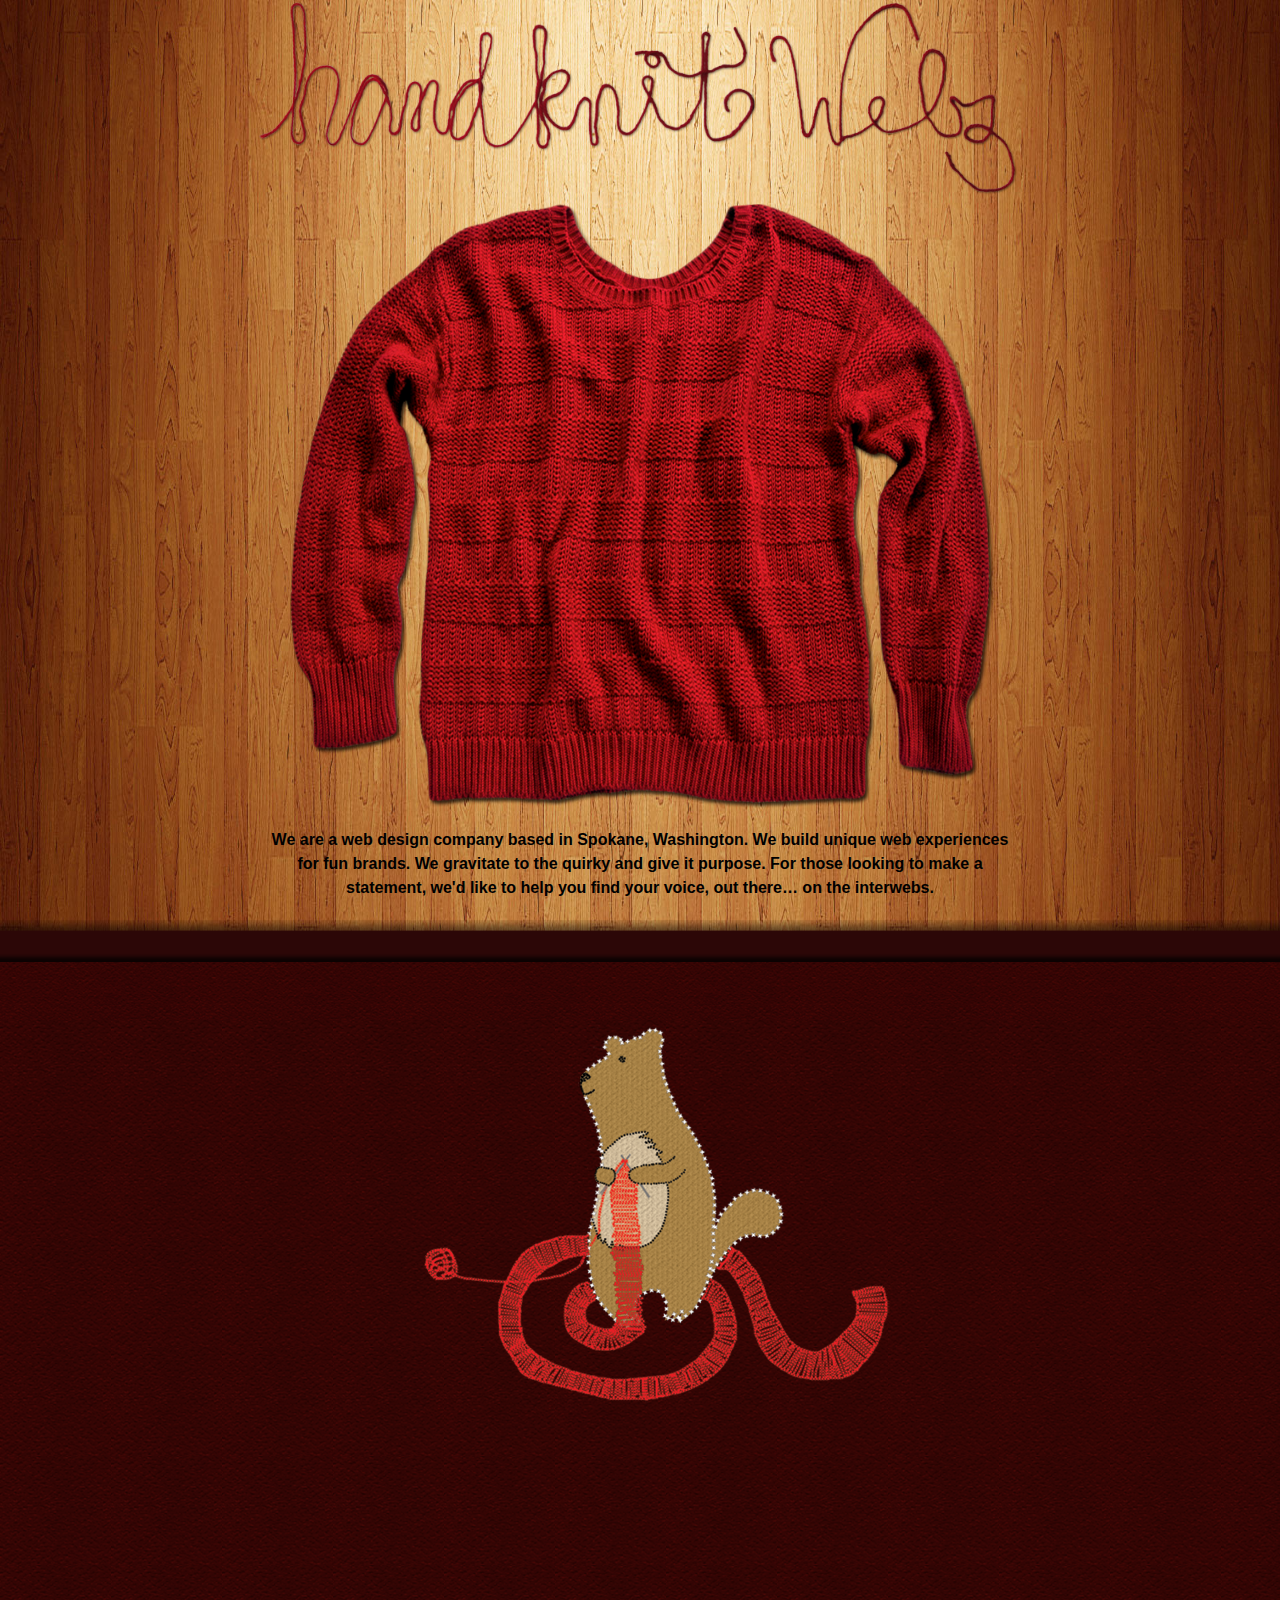
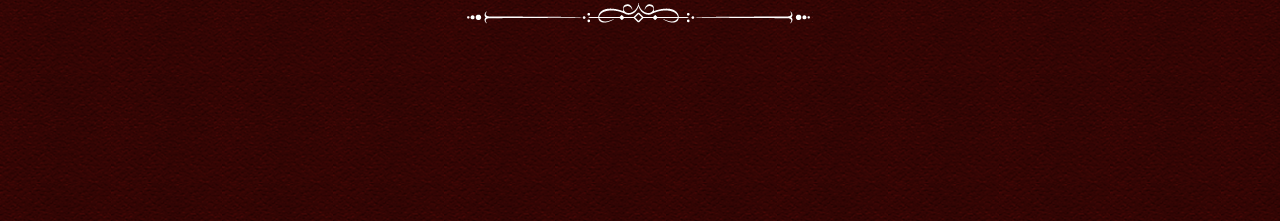
<file: beta2.html>
<!DOCTYPE html PUBLIC "-//W3C//DTD XHTML 1.0 Transitional//EN" "http://www.w3.org/TR/xhtml1/DTD/xhtml1-transitional.dtd">
<html xmlns="http://www.w3.org/1999/xhtml">
<head>
<meta http-equiv="Content-Type" content="text/html; charset=utf-8" />
<title>Handknit Webs | Spokane Web Design</title>
<link rel="stylesheet" href="css/styles-beta.css" />
<link rel="stylesheet" href="css/styles-beta2.css" />
<link rel="stylesheet" href="css/ie.css" />
<link href="http://fonts.googleapis.com/css?family=Dosis:600" rel="stylesheet" type="text/css" />
<script src="http://code.jquery.com/jquery-1.7.1.min.js" type="text/javascript"></script>
<script src="js/jquery.queryloader2.js" type="text/javascript"></script>
<script src="js/loader.js" type="text/javascript"></script>
</head>

<body>
<div class="header container">
<div class="row eightcol">
<img class="center" src="images/string-header.png" />
</div>
<div class="row eightcol">
<img class="center" src="images/sweater.png" />
</div>
<div class="row sixcol p20-10">
<p style="text-align:center">We are a web design company based in Spokane, Washington. We build unique web experiences for fun brands. We gravitate to the quirky and give it purpose. For those looking to make a statement, we'd like to help you find your voice, out there… on the interwebs.</p>
</div>
</div>
<div id="bfold" class="container"></div>
<div class="container bfold_body">
<div class="row eightcol">
<img class="center" src="images/marmot-stitch-knitter.png" />
</div>
<div class="row sweater_spacer">
<img class="center" src="images/divider.png" />
</div>
</div>
</body>
</html>
</file>
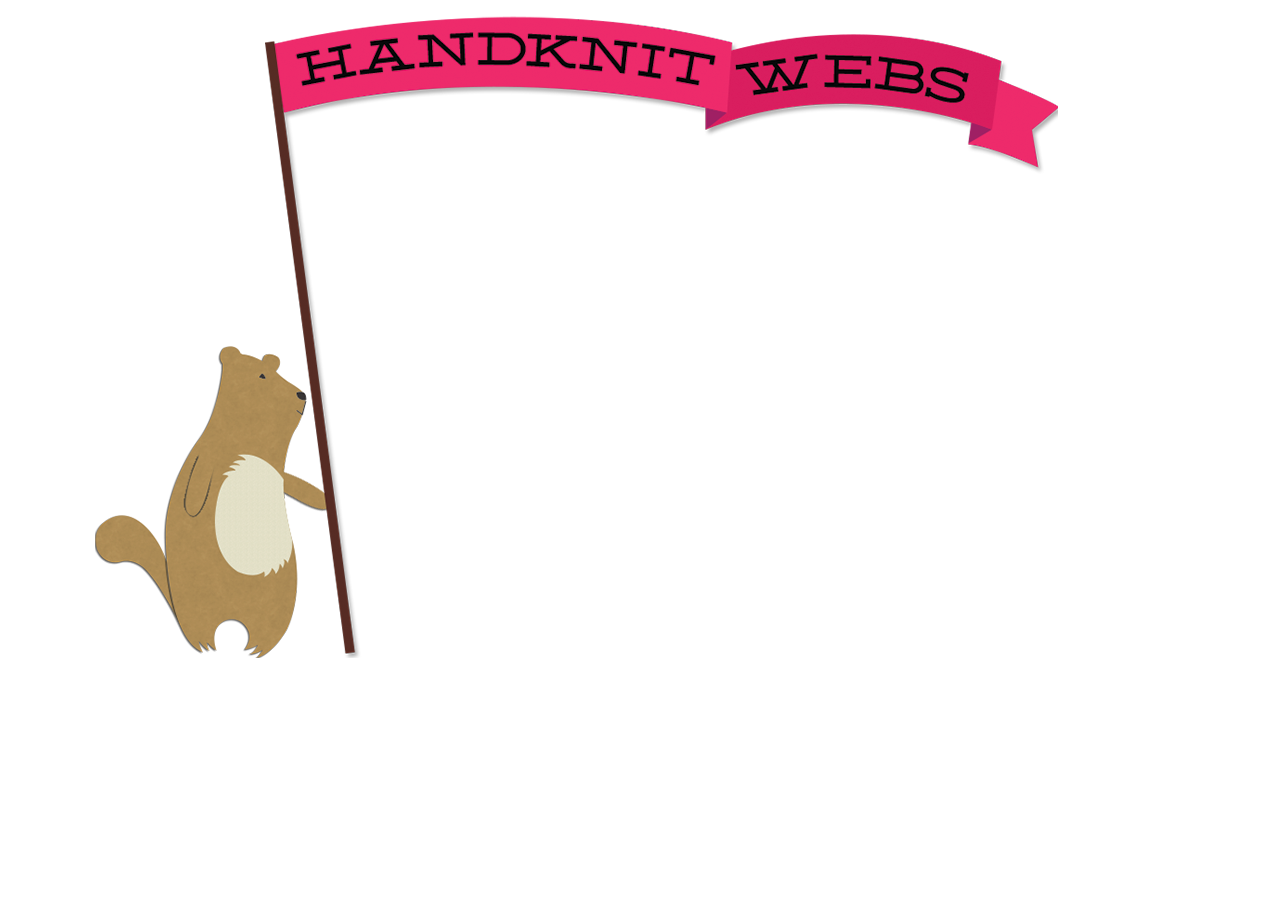
<file: images/marmot-banner.htm>
<!DOCTYPE html PUBLIC "-//W3C//DTD XHTML 1.0 Transitional//EN""http://www.w3.org/TR/xhtml1/DTD/xhtml1-transitional.dtd"><!-- saved from url=(0014)about:internet --><html xmlns="http://www.w3.org/1999/xhtml"><head><title>marmot-banner</title><meta http-equiv="Content-Type" content="text/html; charset=utf-8" /><!--Fireworks CS6 Dreamweaver CS6 target.  Created Sun Sep 23 14:01:36 GMT-0700 (PDT) 2012--></head><body bgcolor="#ffffff"><img name="marmotbanner" src="marmot-banner.png" width="1050" height="650" id="marmotbanner" usemap="#m_marmotbanner" alt="" /><map name="m_marmotbanner" id="m_marmotbanner"><area shape="poly" coords="158,510,191,419,206,365,204,344,234,341,254,349,267,347,269,362,297,388,281,433,278,500,284,608,252,649,235,641,227,613,212,617,209,640,192,643,166,611,130,558,100,555,86,538,85,524,111,507,142,524,159,548,158,510" href="javascript:;" alt="" /></map></body></html>
</file>
<file: css/styles2.css>
/* ============================== */
/* ! Layout for desktop version   */
/* ============================== */

	body {
		background-color: #FFF;
		font-family: "Helvetica Neue", Helvetica, Arial, sans-serif;
		font-size: 16px;
		line-height: 24px;
		font-weight:600;
		color:#000;	
	}
	
	@media only screen and (min-width: 1400px) {
	 .ill-top-spacer {
		 height:250px;
		 width: 100%;
	 }
	 
	 .header-knit {
		height: 550px;
		width: 100%;
	 }
	 
	 #blurb {
		top: 475px;
		left: 43%;
	}
	}
	 
	
	
	 
	 
	
	
	

/* ============================= */
/* ! Layout for mobile version   */
/* ============================= */

@media handheld, only screen and (max-width: 767px) {

	body {
		background-color: #FFF;
		font-family: "Helvetica Neue", Helvetica, Arial, sans-serif;
		font-size: 1.4em;
		line-height: 1.4em;
		color:#000;

	}
	
	.header-knit {
		height: 600px;
		width: 100%;
	}

}


/* ========================================== */
/* ! Provide higher res assets for iPhone 4   */
/* ========================================== */

@media only screen and (-webkit-min-device-pixel-ratio: 2) { 
	body {
		background-color: #FFF;
		font-family: "Helvetica Neue", Helvetica, Arial, sans-serif;
		font-size: 1.4em;
		line-height: 1.4em;
		color:#000;

	}

/*	.logo {
		background: url(logo2x.jpg) no-repeat;
		background-size: 212px 303px;
	}*/

}
</file>
<file: css/ie.css>
.onecol {
width: 4.7%;
}

.twocol {
width: 13.2%;
}

.threecol {
width: 22.05%;
}

.fourcol {
width: 30.6%;
}

.fivecol {
width: 39%;
}

.sixcol {
width: 48%;
}

.sevencol {
width: 56.75%;
}

.eightcol {
width: 61.6%;
}

.ninecol {
width: 74.05%;
}

.tencol {
width: 82%;
}

.elevencol {
width: 91.35%;
}
</file>
<file: css/knobKnob.css>
/*----------------------------
	knobKnob Styles
-----------------------------*/


.knob{
	width:83px;
	height:83px;
	position: absolute;
top: 114px;
left: 83px;
}

.knob .top{
	position:absolute;
	top:0;
	left:0;
	width:83px;
	height:83px;
	background: url(../images/knob.png) no-repeat;
	z-index:10;
	cursor:default !important;
}

.knob .base{
	width:83px;
	height:83px;
	border-radius:50%;
	box-shadow:0 5px 0 #4a5056,5px 5px 5px #000;
	position:absolute;
	top:0;
	left:0;
	z-index:1;
}

.knob .top:after{
	content:'';
	width:10px;
	height:10px;
	background-color:#666;
	position:absolute;
	top:50%;
	left:10px;
	margin-top:-5px;
	border-radius: 50%;
	cursor:default !important;
	box-shadow: 0 0 1px #5a5a5a inset;
}

.knob [draggable] {
  -moz-user-select: none;
  -webkit-user-select: none;
  user-select: none;
}
</file>
<file: css/styles-beta2.css>
/* ============================== */
/* ! Layout for desktop version   */
/* ============================== */

	body {
		background-color: #2B0403;
		font-family: "Helvetica Neue", Helvetica, Arial, sans-serif;
		font-size: 16px;
		line-height: 24px;
		font-weight:600;
		color:#000;

		
	}
	

/* ============================= */
/* ! Layout for mobile version   */
/* ============================= */

@media handheld, only screen and (max-width: 767px) {

	body {
		background-color: #2B0403;
		font-family: "Helvetica Neue", Helvetica, Arial, sans-serif;
		font-size: 2em;
		line-height: 1.5em;
		color:#000;

	}

}


/* ========================================== */
/* ! Provide higher res assets for iPhone 4   */
/* ========================================== */

@media only screen and (-webkit-min-device-pixel-ratio: 2) { 
	body {
		background-color: #2B0403;
		font-family: "Helvetica Neue", Helvetica, Arial, sans-serif;
		font-size: 1.4em;
		line-height: 1.4em;
		color:#000;

	}

/*	.logo {
		background: url(logo2x.jpg) no-repeat;
		background-size: 212px 303px;
	}*/

}
</file>
<file: css/styles.css>
/* CSS Resets */

html,body,div,span,object,iframe,h1,h2,h3,h4,h5,h6,p,blockquote,pre,a,abbr,address,cite,code,del,dfn,em,img,ins,q,small,strong,sub,sup,dl,dt,dd,ol,ul,li,fieldset,form,label,legend,table,caption,tbody,tfoot,thead,tr,th,td{border:0;margin:0;padding:0}article,aside,figure,figure img,figcaption,hgroup,footer,header,nav,section,video,object{display:block}a img{border:0}figure{position:relative}figure img{width:100%}


/* ==================================================================================================================== */
/* ! The 1140px Grid V2 by Andy Taylor \ http://cssgrid.net \ http://www.twitter.com/andytlr \ http://www.andytlr.com   */
/* ==================================================================================================================== */


.container {
padding-left: 20px;
padding-right: 20px;
}

.fb-container {
width: 100%;
}

.fb-container-sweater {
width: 100%;
background-image: url(../images/bfold.png);
background-repeat: repeat;
}

.min-container {
padding-left: 20px;
padding-right: 20px;
background-color: #FFF;
}

.fb-container-min {background-color: #FFF;
width: 100%;
}

.fb-container-ill {
width: 100%;
height: 100%;
background-color: #AADBD9;
background-image:url(../images/ill-bg.png);
background-position: bottom center;
background-size: 100%;
background-repeat:no-repeat;
}

.fb-container-knit {
	width: 100%;
	background-image:url(../images/knit.png);
	background-position: center center;
	background-size: 100%;

}

.header-knit {
	height: 350px;
	width: 100%;
}

.row {
width: 100%;
max-width: 1140px;
min-width: 755px;
margin: 0 auto;
overflow: hidden;
}

.onecol, .twocol, .threecol, .fourcol {
margin-right: 3.8%;
float: left;
min-height: 1px;
}

.row .onecol {
width: 4.85%;
}

.row .twocol {
width: 13.45%;
}

.row .threecol {
width: 22.05%;
}

.row .fourcol {
width: 30.75%;
}

.row .fivecol {
width: 39.45%;
display: block;
}

.row .sixcol {
width: 48%;
}

.row .sevencol {
width: 56.75%;
}

.row .eightcol {
width: 65.4%;
display:block;
}

.row .ninecol {
width: 74.05%;
dispay: block;
}

.row .tencol {
width: 82.7%;
display:block;
}

.row .elevencol {
width: 91.35%;
}

.row .twelvecol {
width: 100%;
float: left;
}.row {
width: 100%;
max-width: 1140px;
min-width: 755px;
margin: 0 auto;
overflow: hidden;
}

.onecol, .twocol, .threecol, .fourcol {
margin-right: 3.8%;
float: left;
min-height: 1px;
}

.row .onecol {
width: 4.85%;
}

.row .twocol {
width: 13.45%;
}

.row .threecol {
width: 22.05%;
}

.row .fourcol {
width: 30.75%;
}

.row .fivecol {
width: 39.45%;
display: block;
}

.row .sixcol {
width: 48%;
}

.row .sevencol {
width: 56.75%;
}

.row .eightcol {
width: 65.4%;
display:block;
}

.row .ninecol {
width: 74.05%;
dispay: block;
}

.row .tencol {
width: 82.7%;
display:block;
}

.row .elevencol {
width: 91.35%;
}

.row .twelvecol {
width: 100%;
float: left;
}

.row .centercol {
	width:74.05%;
	display: block;
	margin: 0 auto;
}

.last {
margin-right: 0px;
}

.header {
	background-image:url(../images/bg-wood-floor.jpg);
	background-position: top center;
	background-size: 100%;
	
}

.sky {
	background-color:#9CF;
}


.center {
	display: block;
	margin: 0 auto;
}

img, object, embed {
max-width: 100%;
}

img {
	height: auto;
}

.m5-10		{margin: 5px 10px;}		.p5-10 		{padding: 5px 10px;}
.m10-5 		{margin: 10px 5px;}		.p10-5 		{padding: 10px 5px;}
.m5-15 		{margin: 5px 15px;}		.p5-15 		{padding: 5px 15px;}
.m15-5 		{margin: 15px 5px;}		.p15-5 		{padding: 15px 5px;}
.m10-15		{margin: 10px 15px;}	.p10-15		{padding: 10px 15px;}
.m15-10		{margin: 15px 10px;}	.p15-10		{padding: 15px 10px;}
.m10-20 	{margin: 10px 20px;}	.p10-20 	{padding: 10px 20px;}
.m15-35		{margin: 15px 35px;}	.p15-35		{padding: 15px 35px;}
.m10-25		{margin: 10px 25px;}	.p10-25		{padding: 10px 25px;}
.m20-10 	{margin: 20px 10px;}	.p20-10 	{padding: 20px 10px;}
.m15-20 	{margin: 15px 20px;}	.p15-20 	{padding: 15px 20px;}
.m20-15 	{margin: 20px 15px;}	.p20-15 	{padding: 20px 15px;}
.m25-50 	{margin: 25px 50px;}	.p25-50  	{padding: 25px 50px;}
.m50-25 	{margin: 50px 25px;}	.p50-25 	{padding: 50px 25px;}
.m40-50 	{margin: 40px 50px;}	.p40-50 	{padding: 40px 50px;}
.m50-40 	{margin: 50px 40px;}	.p50-40 	{padding: 50px 40px;}
									.p50-0		{padding: 50px 0px;}
									.pbottom	{padding: 0px 0px 50px 0px;}
									
.left {
	float: left;
}

.right { float: right; }
									
#bfold {background-image:url(../images/bfold-top.png); background-repeat:repeat-x; height: 50px; margin-top: -15px;
}

.bfold_body {background-image:url(../images/bfold.png);
background-repeat:repeat;
}

.bfold_text {
	color: #FFF;
}

.bfold_text p a {
	color: #DC5450;
}

.bfold_text a {
	color: #DC5450;
}

.bfold_text_ill {
	color: #C7B299;
}

.bfold_text_ill p a {
	color: #C00;
}

.sweater_spacer {
	height: auto;
	padding-top: 195px;
	padding-bottom: 195px; 
}

.ill-spacer {
	height:75px;
	margin-top: 100px;
}

.title {
	padding-bottom: 50px;
}

.title-ill {
	padding-top: 50px;
}

.thumbnail {
	padding-bottom: 15px;
}

.neg-margin {
	margin-left: -20px;
}

p {
	margin: 0px 0px 15px 0px;
}

.text-small {
	font-size: 0.7em;
	font-weight:100;
}

.float {
	float:left;
}

.r-float {
	float: right;
}

.grass {
	height: 50px;
	width: 100%;
	background-color: #00745B;
	margin-top: -1px;
}

.grass-2 {
	margin-top: -5px;
	height: 60px;
	width: 100%;
	background-image: url(../images/grass.png);
	background-repeat: repeat-x;
}

.dino {
	height: 85px;
	width: 100%;
	background-image: url(../images/dirt.png);
	z-index: 100;

}

#blurb {
	position: absolute;
	background-image:url(../images/speech-bubble.png);
	background-size: 100%;
	background-repeat: no-repeat;
	padding: 20px 40px;
	width: 430px;
	height: 175px;
	top: 225px;
	left: 40%;
	z-index: 1000;
	visibility:hidden;
}
	

.ill-bf {
	margin-top: -17px;
	width: 100%;
	background-image: url(../images/ill-footer-body.jpg);
	background-repeat:repeat;
	z-index: -100;


}


/* Portfolio */

.da-thumbs li {
    margin: 5px;
    background: #C8B39B;
    padding: 8px;
    position: relative;
    box-shadow: 0 1px 3px rgba(0,0,0,0.7);
	list-style: none;
}
.da-thumbs li a,
.da-thumbs li a img {
    display: block;
    position: relative;
}
.da-thumbs li a {
    overflow: hidden;
}
.da-thumbs li a div {
    position: absolute;
    background: rgba(60,49,34,0.7);
    width: 100%;
    height: 100%;
}

.da-thumbs li a div span {
font-size: 1em;
display: block;
padding: 10px 0;
margin: 40px 20px 20px 20px;
font-weight: lighter;
color: rgba(255, 255, 255, 0.9);
text-shadow: 1px 1px 1px rgba(0, 0, 0, 0.2);
border-bottom: 1px solid rgba(200, 179, 155, 0.5);
box-shadow: 0 1px 0 rgba(0, 0, 0, 0.1), 0 -10px 0 rgba(200, 179, 155, 0.3);
}

.sm-icons-row {
	width: 8%;
	margin: 20px auto 0px auto;
	display: block;
}

.sm-icons-row-fix {
	width: 4.85%;
	display: block;
	margin: 20px auto 0px auto;
}

.sm-icon {
	margin-right: 10%;
}



/* style panel */

#style_panel a {
	position: absolute;
	background-image:url(../images/style_panel.png);
	background-repeat: no-repeat;
	top: -215px;
	left: 20px;
	width: 255px;
	height: 251px;
	z-index: 5000;
}

.panel {
	background-repeat: no-repeat;
}

/* navigation */

ul#navigation {
	
    position: fixed;
    margin: 0px;
    padding: 0px;
    top: 325px;
    right: 0px;
    list-style: none;
    z-index:99999;
}

ul#navigation li {
    width: 100px;
	margin-bottom: 5px;
}

ul#navigation li a {
    display: block;
	margin-left: 65px;
    width: 100px;
    height: 35px;
	padding-left: 40px;
	padding-right: 7px;
	font-size: .9em;
	color: #333;
	line-height: 36px;
    background-color: rgba(150,150,150,0.7);
	background-position: left center;
    background-repeat:no-repeat;
    border:1px solid #262626;
	-moz-border-radius:10px 0px 0px 10px;
    -webkit-border-bottom-left-radius: 10px;
    -webkit-border-top-left-radius: 10px;
    -khtml-border-bottom-left-radius: 10px;
    -khtml-border-top-left-radius: 10px;

}

.nav-home {
	background-image:url(../images/icon-home.png);
	text-decoration: none;
	color:#333;

}

.nav-portfolio {
	background-image:url(../images/icon-portfolio.png);
	text-decoration: none;
	color:#333;
}

.nav-contact {
	background-image:url(../images/icon-contact.png);
	text-decoration: none;
	color:#333;
}

.nav-spokane {
	background-image:url(../images/icon-marmot.png);
	text-decoration: none;
	color:#333;
}

.nav-blog {
	background-image: url(../images/icon-blog.png);
	text-decoration: none;
	color: #333;
	
}

#home {

}


#our-work {
}
#our-work-a {
}
#our-work-b {
}

#contact {
}
#contact-a {
}
#contact-b {
}

#spokane {

}
#spokane-a {

}
#spokane-b {

}

.marmot {
	
}

/* knob tags */

.illustrated {
}

.minimal {
}

.knit {
}

/* Typography */
a:link {
color: #880606;
text-decoration:none;
}

a:hover {
	color: #333;
	text-decoration:none;
}

a:visited {
	color: #880606;
	text-decoration:none;
}

.bfold_text a:visited {
	color: #DC5450;
}

.bfold_text a:hover {
	color: #FFF;
}

.bfold_text_ill a:visited {
	color: #C00;
}

.bfold_text_ill a:hover {
	color: #FFF;
}

h1 {
line-height: 1.2em;

}

h3 {
	font-size: 1.8em;
	line-height: 40px;
	font-family: 'Cabin Sketch', cursive;
	color: #D02022;
}
	
	
/* Smaller screens */

@media only screen and (max-width: 1023px) {

	body {
	font-size: 1.2em;
	line-height: 1em;
	}
	
	}


/* Mobile */

@media handheld, only screen and (max-width: 767px) {

	body {
		font-size: .7em;
		line-height: 1em;
	-webkit-text-size-adjust: none;
	}
	
	.row, body, .container {
	width: 100%;
	min-width: 0;
	margin: 0 auto;
	display: block;
	padding-left: 0px;
	padding-right: 0px;
	}
	
	.row .onecol, .row .twocol, .row .threecol, .row .fourcol, .row .fivecol, .row .sixcol, .row .sevencol, .row .eightcol, .row .ninecol, .row .tencol, .row .elevencol, .row .twelvecol {
	width: auto;
	float: none;
	margin: 0 auto;
	displacy: block;
	padding-left: 20px;
	padding-right: 20px;
	}

}
</file>
<file: css/styles-beta.css>
/* CSS Resets */

html,body,div,span,object,iframe,h1,h2,h3,h4,h5,h6,p,blockquote,pre,a,abbr,address,cite,code,del,dfn,em,img,ins,q,small,strong,sub,sup,dl,dt,dd,ol,ul,li,fieldset,form,label,legend,table,caption,tbody,tfoot,thead,tr,th,td{border:0;margin:0;padding:0}article,aside,figure,figure img,figcaption,hgroup,footer,header,nav,section,video,object{display:block}a img{border:0}figure{position:relative}figure img{width:100%}


/* ==================================================================================================================== */
/* ! The 1140px Grid V2 by Andy Taylor \ http://cssgrid.net \ http://www.twitter.com/andytlr \ http://www.andytlr.com   */
/* ==================================================================================================================== */


.container {
padding-left: 20px;
padding-right: 20px;
}

.fb-container {background-image:url(../images/bfold.png); background-repeat:repeat;
width: 100%;
padding-right: 20px;
}

.row {
width: 100%;
max-width: 1140px;
min-width: 755px;
margin: 0 auto;
overflow: hidden;
}

.onecol, .twocol, .threecol, .fourcol {
margin-right: 3.8%;
float: left;
min-height: 1px;
}

.row .onecol {
width: 4.85%;
}

.row .twocol {
width: 13.45%;
}

.row .threecol {
width: 22.05%;
}

.row .fourcol {
width: 30.75%;
}

.row .fivecol {
width: 39.45%;
}

.row .sixcol {
width: 48%;
}

.row .sevencol {
width: 56.75%;
}

.row .eightcol {
width: 65.4%;
display:block;
}

.row .ninecol {
width: 74.05%;
dispay: block;
}

.row .tencol {
width: 82.7%;
display:block;
}

.row .elevencol {
width: 91.35%;
}

.row .twelvecol {
width: 100%;
float: left;
}

.row .centercol {
	width:74.05%;
	display: block;
	margin: 0 auto;
}

.last {
margin-right: 0px;
}

.header {
	background-image:url(../images/bg-wood-floor.jpg);
	background-position: top center;
	background-size: 100%;
	
}


.center {
	display: block;
	margin: 0 auto;
}

img, object, embed {
max-width: 100%;
}

img {
	height: auto;
}

.m5-10		{margin: 5px 10px;}		.p5-10 		{padding: 5px 10px;}
.m10-5 		{margin: 10px 5px;}		.p10-5 		{padding: 10px 5px;}
.m5-15 		{margin: 5px 15px;}		.p5-15 		{padding: 5px 15px;}
.m15-5 		{margin: 15px 5px;}		.p15-5 		{padding: 15px 5px;}
.m10-15		{margin: 10px 15px;}	.p10-15		{padding: 10px 15px;}
.m15-10		{margin: 15px 10px;}	.p15-10		{padding: 15px 10px;}
.m10-20 	{margin: 10px 20px;}	.p10-20 	{padding: 10px 20px;}
.m15-35		{margin: 15px 35px;}	.p15-35		{padding: 15px 35px;}
.m10-25		{margin: 10px 25px;}	.p10-25		{padding: 10px 25px;}
.m20-10 	{margin: 20px 10px;}	.p20-10 	{padding: 20px 10px;}
.m15-20 	{margin: 15px 20px;}	.p15-20 	{padding: 15px 20px;}
.m20-15 	{margin: 20px 15px;}	.p20-15 	{padding: 20px 15px;}
.m25-50 	{margin: 25px 50px;}	.p25-50  	{padding: 25px 50px;}
.m50-25 	{margin: 50px 25px;}	.p50-25 	{padding: 50px 25px;}
.m40-50 	{margin: 40px 50px;}	.p40-50 	{padding: 40px 50px;}
.m50-40 	{margin: 50px 40px;}	.p50-40 	{padding: 50px 40px;}
									.p50-0		{padding: 50px 0px;}
#bfold {background-image:url(../images/bfold-top.png); background-repeat:repeat-x; height: 100px; margin-top: -15px;
}

.bfold_body {background-image:url(../images/bfold.png);
background-repeat:repeat;
}

.bfold_text {
	color: #FFF;
}

.sweater_spacer {
	height: auto;
	padding-top: 195px;
	padding-bottom: 195px; 
}

.title {
	padding-bottom: 50px;
}

.thumbnail {
	padding-bottom: 15px;
}

.neg-margin {
	margin-left: -20px;
}

p {
	margin: 0px 0px 15px 0px;
}

/* Smaller screens */

@media only screen and (max-width: 1023px) {

	body {
	font-size: 1.2em;
	line-height: 1em;
	}
	
	}


/* Mobile */

@media handheld, only screen and (max-width: 767px) {

	body {
	font-size: 1.4em;
	-webkit-text-size-adjust: none;
	}
	
	.row, body, .container {
	width: 100%;
	min-width: 0;
	margin-left: 0px;
	margin-right: 0px;
	padding-left: 0px;
	padding-right: 0px;
	}
	
	.row .onecol, .row .twocol, .row .threecol, .row .fourcol, .row .fivecol, .row .sixcol, .row .sevencol, .row .eightcol, .row .ninecol, .row .tencol, .row .elevencol, .row .twelvecol {
	width: auto;
	float: none;
	margin: 0 auto;
	displacy: block;
	padding-left: 20px;
	padding-right: 20px;
	}

}
</file>
